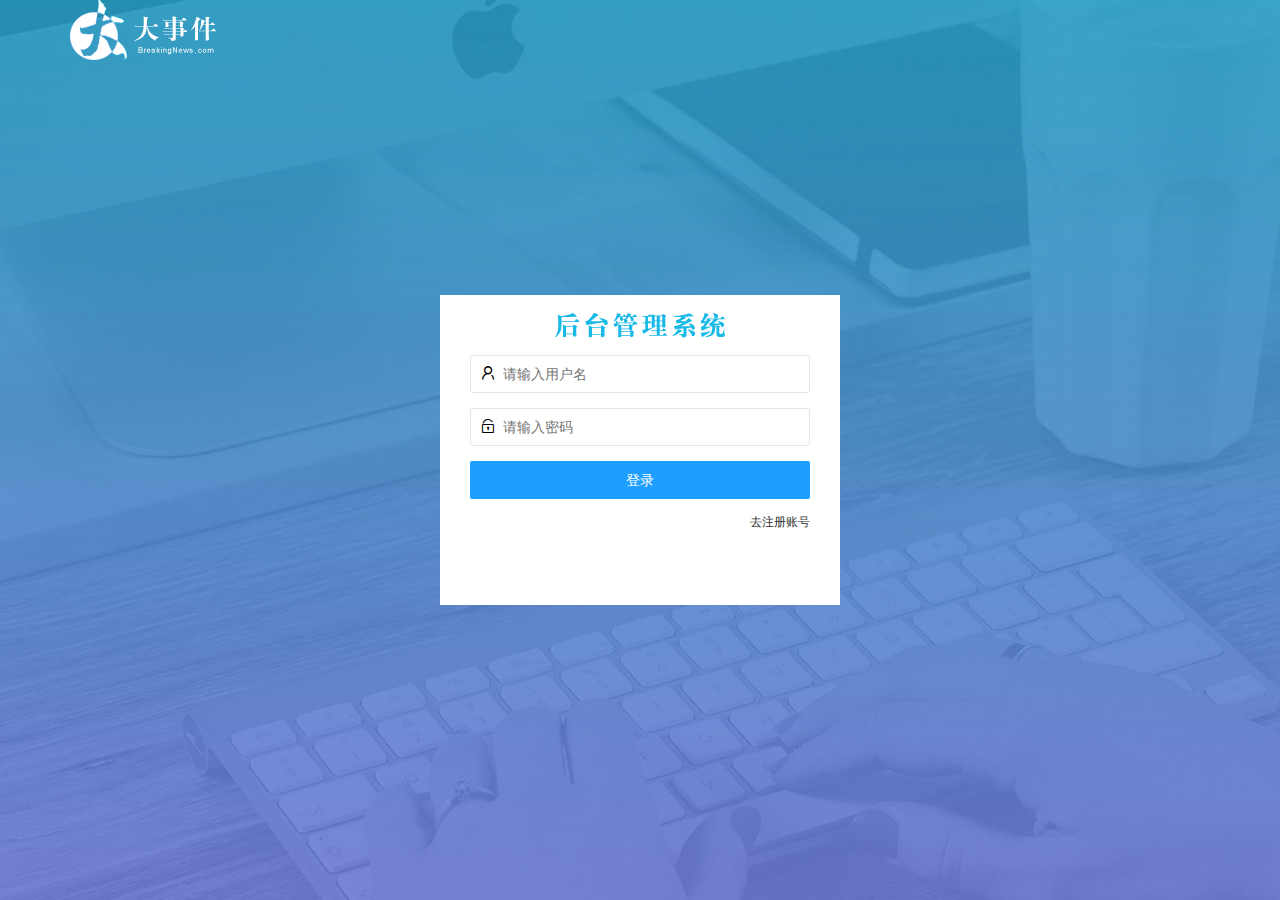
<file: login.html>
<!DOCTYPE html>
<html lang="en">
  <head>
    <meta charset="UTF-8" />
    <meta http-equiv="X-UA-Compatible" content="IE=edge" />
    <meta name="viewport" content="width=device-width, initial-scale=1.0" />
    <title>大事件-登录/注册</title>

    <!-- 导入 LayUI 的样式 -->
    <link rel="stylesheet" href="/assets/lib/layui/css/layui.css" />
    <!-- 导入自己的样式表 -->
    <link rel="stylesheet" href="/assets/css/login.css" />
  </head>
  <body>
    <!-- 头部的 Logo 区域 -->
    <div class="layui-main">
      <img src="/assets/images/logo.png" alt="" />
    </div>

    <!-- 登录注册区域 -->
    <div class="loginAndRegBox">
      <div class="title-box"></div>

      <!-- 登录盒子 -->
      <div class="login-box">
        <!-- 登录的表单 -->
        <form class="layui-form" action="" id="form_login">
          <!-- 用户名 -->
          <div class="layui-form-item">
            <i class="layui-icon layui-icon-username"></i>
            <input
              type="text"
              name="username"
              required
              lay-verify="required"
              placeholder="请输入用户名"
              autocomplete="off"
              class="layui-input"
            />
          </div>
          <!-- 密码 -->
          <div class="layui-form-item">
            <i class="layui-icon layui-icon-password"></i>
            <input
              type="password"
              name="password"
              required
              lay-verify="required|pwd"
              placeholder="请输入密码"
              autocomplete="off"
              class="layui-input"
            />
          </div>
          <!-- 登录按钮 -->
          <div class="layui-form-item">
            <!-- 注意：表单提交按钮和普通按钮的区别，就是 lay-submit 属性 -->
            <button
              class="layui-btn layui-btn-fluid layui-btn-normal"
              lay-submit
            >
              登录
            </button>
          </div>
          <div class="layui-form-item links">
            <a href="javascript:;" id="link_reg">去注册账号</a>
          </div>
        </form>
      </div>
      <!-- 注册盒子 -->
      <div class="reg-box">
        <form class="layui-form" action="" id="form_reg">
          <!-- 用户名 -->
          <div class="layui-form-item">
            <i class="layui-icon layui-icon-username"></i>
            <input
              type="text"
              name="username"
              required
              lay-verify="required"
              placeholder="请输入用户名"
              autocomplete="off"
              class="layui-input"
            />
          </div>
          <!-- 密码 -->
          <div class="layui-form-item">
            <i class="layui-icon layui-icon-password"></i>
            <input
              type="password"
              name="password"
              required
              lay-verify="required|pwd"
              placeholder="请输入密码"
              autocomplete="off"
              class="layui-input"
            />
          </div>
          <!-- 密码确认框 -->
          <div class="layui-form-item">
            <i class="layui-icon layui-icon-password"></i>
            <input
              type="password"
              name="repassword"
              required
              lay-verify="required|pwd|repwd"
              placeholder="再次确认密码"
              autocomplete="off"
              class="layui-input"
            />
          </div>
          <!-- 注册按钮 -->
          <div class="layui-form-item">
            <!-- 注意：表单提交按钮和普通按钮的区别，就是 lay-submit 属性 -->
            <button
              class="layui-btn layui-btn-fluid layui-btn-normal"
              lay-submit
            >
              注册
            </button>
          </div>
          <div class="layui-form-item links">
            <a href="javascript:;" id="link_login">去登录</a>
          </div>
        </form>
      </div>
    </div>
    <script src="./assets/lib/layui/layui.all.js"></script>
    <script src="/assets/lib/jquery.js"></script>
    <script src="./assets/js/baesAPI.js"></script>
    <script src="./assets/js/login.js"></script>
  </body>
</html>
</file>
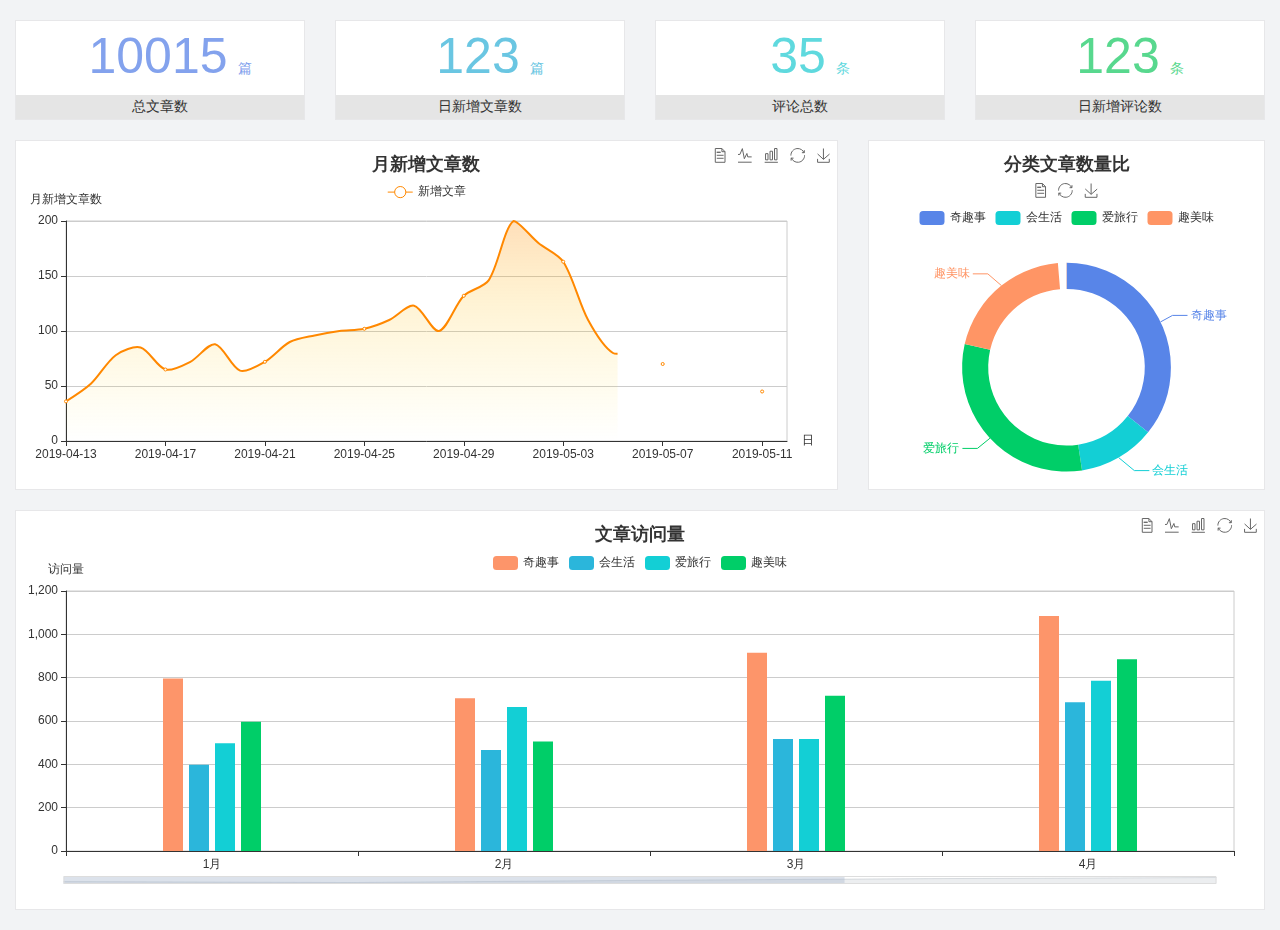
<file: home/dashboard.html>
<!DOCTYPE html>
<html lang="en">

<head>
  <meta charset="UTF-8">
  <meta name="viewport" content="width=device-width, initial-scale=1.0">
  <meta http-equiv="X-UA-Compatible" content="ie=edge">
  <title>图表统计</title>
  <link rel="stylesheet" href="../../assets/lib/bootstrap.css" />
  <link rel="stylesheet" href="../../assets/lib/main.css" />
  <script src="../../assets/lib/jquery.js"></script>
  <script type="text/javascript" src="../../assets/lib/echarts.min.js"></script>
</head>

<body>
  <div class="container-fluid">
    <div class="row spannel_list">
      <div class="col-sm-3 col-xs-6">
        <div class="spannel">
          <em>10015</em><span>篇</span>
          <b>总文章数</b>
        </div>
      </div>
      <div class="col-sm-3 col-xs-6">
        <div class="spannel scolor01">
          <em>123</em><span>篇</span>
          <b>日新增文章数</b>
        </div>
      </div>
      <div class="col-sm-3 col-xs-6">
        <div class="spannel scolor02">
          <em>35</em><span>条</span>
          <b>评论总数</b>
        </div>
      </div>
      <div class="col-sm-3 col-xs-6">
        <div class="spannel scolor03">
          <em>123</em><span>条</span>
          <b>日新增评论数</b>
        </div>
      </div>
    </div>
  </div>

  <div class="container-fluid">
    <div class="row curve-pie">
      <div class="col-lg-8 col-md-8">
        <div class="gragh_pannel" id="curve_show"></div>
      </div>
      <div class="col-lg-4 col-md-4">
        <div class="gragh_pannel" id="pie_show"></div>
      </div>
    </div>
  </div>

  <div class="container-fluid">
    <div class="column_pannel" id="column_show"></div>
  </div>

  <script>
    var oChart = echarts.init(document.getElementById('curve_show'));
    var aList_all = [
      { 'count': 36, 'date': '2019-04-13' },
      { 'count': 52, 'date': '2019-04-14' },
      { 'count': 78, 'date': '2019-04-15' },
      { 'count': 85, 'date': '2019-04-16' },
      { 'count': 65, 'date': '2019-04-17' },
      { 'count': 72, 'date': '2019-04-18' },
      { 'count': 88, 'date': '2019-04-19' },
      { 'count': 64, 'date': '2019-04-20' },
      { 'count': 72, 'date': '2019-04-21' },
      { 'count': 90, 'date': '2019-04-22' },
      { 'count': 96, 'date': '2019-04-23' },
      { 'count': 100, 'date': '2019-04-24' },
      { 'count': 102, 'date': '2019-04-25' },
      { 'count': 110, 'date': '2019-04-26' },
      { 'count': 123, 'date': '2019-04-27' },
      { 'count': 100, 'date': '2019-04-28' },
      { 'count': 132, 'date': '2019-04-29' },
      { 'count': 146, 'date': '2019-04-30' },
      { 'count': 200, 'date': '2019-05-01' },
      { 'count': 180, 'date': '2019-05-02' },
      { 'count': 163, 'date': '2019-05-03' },
      { 'count': 110, 'date': '2019-05-04' },
      { 'count': 80, 'date': '2019-05-05' },
      { 'count': 82, 'date': '2019-05-06' },
      { 'count': 70, 'date': '2019-05-07' },
      { 'count': 65, 'date': '2019-05-08' },
      { 'count': 54, 'date': '2019-05-09' },
      { 'count': 40, 'date': '2019-05-10' },
      { 'count': 45, 'date': '2019-05-11' },
      { 'count': 38, 'date': '2019-05-12' },
    ];

    let aCount = [];
    let aDate = [];

    for (var i = 0; i < aList_all.length; i++) {
      aCount.push(aList_all[i].count);
      aDate.push(aList_all[i].date);
    }

    var chartopt = {
      title: {
        text: '月新增文章数',
        left: 'center',
        top: '10'
      },
      tooltip: {
        trigger: 'axis'
      },
      legend: {
        data: ['新增文章'],
        top: '40'
      },
      toolbox: {
        show: true,
        feature: {
          mark: { show: true },
          dataView: { show: true, readOnly: false },
          magicType: { show: true, type: ['line', 'bar'] },
          restore: { show: true },
          saveAsImage: { show: true }
        }
      },
      calculable: true,
      xAxis: [
        {
          name: '日',
          type: 'category',
          boundaryGap: false,
          data: aDate
        }
      ],
      yAxis: [
        {
          name: '月新增文章数',
          type: 'value'
        }
      ],
      series: [
        {
          name: '新增文章',
          type: 'line',
          smooth: true,
          itemStyle: { normal: { areaStyle: { type: 'default' }, color: '#f80' }, lineStyle: { color: '#f80' } },
          data: aCount
        }],
      areaStyle: {
        normal: {
          color: new echarts.graphic.LinearGradient(0, 0, 0, 1, [{
            offset: 0,
            color: 'rgba(255,136,0,0.39)'
          }, {
            offset: .34,
            color: 'rgba(255,180,0,0.25)'
          }, {
            offset: 1,
            color: 'rgba(255,222,0,0.00)'
          }])

        }
      },
      grid: {
        show: true,
        x: 50,
        x2: 50,
        y: 80,
        height: 220
      }
    };

    oChart.setOption(chartopt);


    var oPie = echarts.init(document.getElementById('pie_show'));
    var oPieopt =
    {
      title: {
        top: 10,
        text: '分类文章数量比',
        x: 'center'
      },
      tooltip: {
        trigger: 'item',
        formatter: "{a} <br/>{b} : {c} ({d}%)"
      },
      color: ['#5885e8', '#13cfd5', '#00ce68', '#ff9565'],
      legend: {
        x: 'center',
        top: 65,
        data: ['奇趣事', '会生活', '爱旅行', '趣美味']
      },
      toolbox: {
        show: true,
        x: 'center',
        top: 35,
        feature: {
          mark: { show: true },
          dataView: { show: true, readOnly: false },
          magicType: {
            show: true,
            type: ['pie', 'funnel'],
            option: {
              funnel: {
                x: '25%',
                width: '50%',
                funnelAlign: 'left',
                max: 1548
              }
            }
          },
          restore: { show: true },
          saveAsImage: { show: true }
        }
      },
      calculable: true,
      series: [
        {
          name: '访问来源',
          type: 'pie',
          radius: ['45%', '60%'],
          center: ['50%', '65%'],
          data: [
            { value: 300, name: '奇趣事' },
            { value: 100, name: '会生活' },
            { value: 260, name: '爱旅行' },
            { value: 180, name: '趣美味' }
          ]
        }
      ]
    };
    oPie.setOption(oPieopt);



    var oColumn = this.echarts.init(document.getElementById('column_show'));
    var oColumnopt =
    {
      title: {
        text: '文章访问量',
        left: 'center',
        top: '10'
      },
      tooltip: {
        trigger: 'axis'
      },
      legend: {
        data: ['奇趣事', '会生活', '爱旅行', '趣美味'],
        top: '40'
      },
      toolbox: {
        show: true,
        feature: {
          mark: { show: true },
          dataView: { show: true, readOnly: false },
          magicType: { show: true, type: ['line', 'bar'] },
          restore: { show: true },
          saveAsImage: { show: true }
        }
      },
      calculable: true,
      xAxis: [
        {
          type: 'category',
          data: ['1月', '2月', '3月', '4月', '5月']
        }
      ],
      yAxis: [
        {
          name: '访问量',
          type: 'value'
        }
      ],
      series: [
        {
          name: '奇趣事',
          type: 'bar',
          barWidth: 20,
          itemStyle: {
            normal: { areaStyle: { type: 'default' }, color: '#fd956a' }
          },
          data: [800, 708, 920, 1090, 1200]
        },
        {
          name: '会生活',
          type: 'bar',
          barWidth: 20,
          itemStyle: {
            normal: { areaStyle: { type: 'default' }, color: '#2bb6db' }
          },
          data: [400, 468, 520, 690, 800]
        },
        {
          name: '爱旅行',
          type: 'bar',
          barWidth: 20,
          itemStyle: {
            normal: { areaStyle: { type: 'default' }, color: '#13cfd5' }
          },
          data: [500, 668, 520, 790, 900]
        },
        {
          name: '趣美味',
          type: 'bar',
          barWidth: 20,
          itemStyle: {
            normal: { areaStyle: { type: 'default' }, color: '#00ce68' }
          },
          data: [600, 508, 720, 890, 1000]
        }
      ],
      grid: {
        show: true,
        x: 50,
        x2: 30,
        y: 80,
        height: 260
      },
      dataZoom: [//给x轴设置滚动条
        {
          start: 0,//默认为0
          end: 100 - 1000 / 31,//默认为100
          type: 'slider',
          show: true,
          xAxisIndex: [0],
          handleSize: 0,//滑动条的 左右2个滑动条的大小
          height: 8,//组件高度
          left: 45, //左边的距离
          right: 50,//右边的距离
          bottom: 26,//右边的距离
          handleColor: '#ddd',//h滑动图标的颜色
          handleStyle: {
            borderColor: "#cacaca",
            borderWidth: "1",
            shadowBlur: 2,
            background: "#ddd",
            shadowColor: "#ddd",
          }
        }]
    };
    oColumn.setOption(oColumnopt);
  </script>
</body>

</html>
</file>
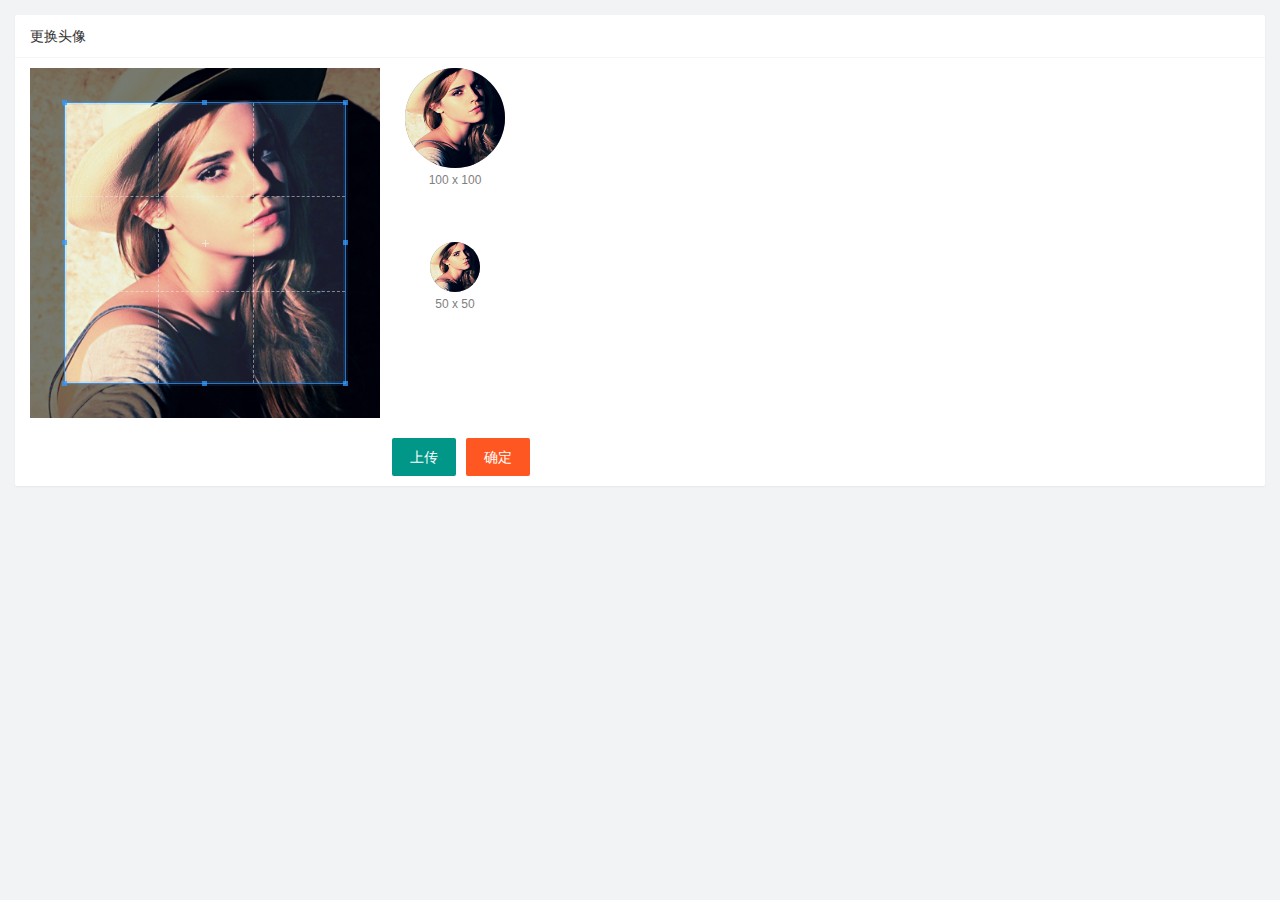
<file: user/user_avatar.html>
<!DOCTYPE html>
<html lang="en">
  <head>
    <meta charset="UTF-8" />
    <meta name="viewport" content="width=device-width, initial-scale=1.0" />
    <title>Document</title>
    <link rel="stylesheet" href="/assets/lib/layui/css/layui.css" />
    <link rel="stylesheet" href="/assets/css/user/user_avatar.css" />
    <link rel="stylesheet" href="/assets/lib/cropper/cropper.css " />
  </head>
  <body>
    <!-- 卡片区域 -->
    <div class="layui-card">
      <div class="layui-card-header">更换头像</div>
      <div class="layui-card-body">
        <!-- 第一行的图片裁剪和预览区域 -->
        <div class="row1">
          <!-- 图片裁剪区域 -->
          <div class="cropper-box">
            <!-- 这个 img 标签很重要，将来会把它初始化为裁剪区域 -->
            <img id="image" src="/assets/images/sample.jpg" />
          </div>
          <!-- 图片的预览区域 -->
          <div class="preview-box">
            <div>
              <!-- 宽高为 100px 的预览区域 -->
              <div class="img-preview w100"></div>
              <p class="size">100 x 100</p>
            </div>
            <div>
              <!-- 宽高为 50px 的预览区域 -->
              <div class="img-preview w50"></div>
              <p class="size">50 x 50</p>
            </div>
          </div>
        </div>

        <div class="row2">
          <input type="file" id="file" accept="image/*" />
          <button type="button" class="layui-btn" id="chooseImg">上传</button>
          <button
            type="button"
            class="layui-btn layui-btn-danger"
            id="btnUpload"
          >
            确定
          </button>
        </div>
      </div>
    </div>
    <script src="/assets/lib/jquery.js"></script>
    <script src="/assets/lib/layui/layui.all.js"></script>
    <script src="/assets/lib/cropper/Cropper.js"></script>
    <script src="/assets/lib/cropper/jquery-cropper.js"></script>
    <script src="/assets/js/baesAPI.js"></script>
    <script src="/assets/js/user/user_avatar.js"></script>
  </body>
</html>
</file>
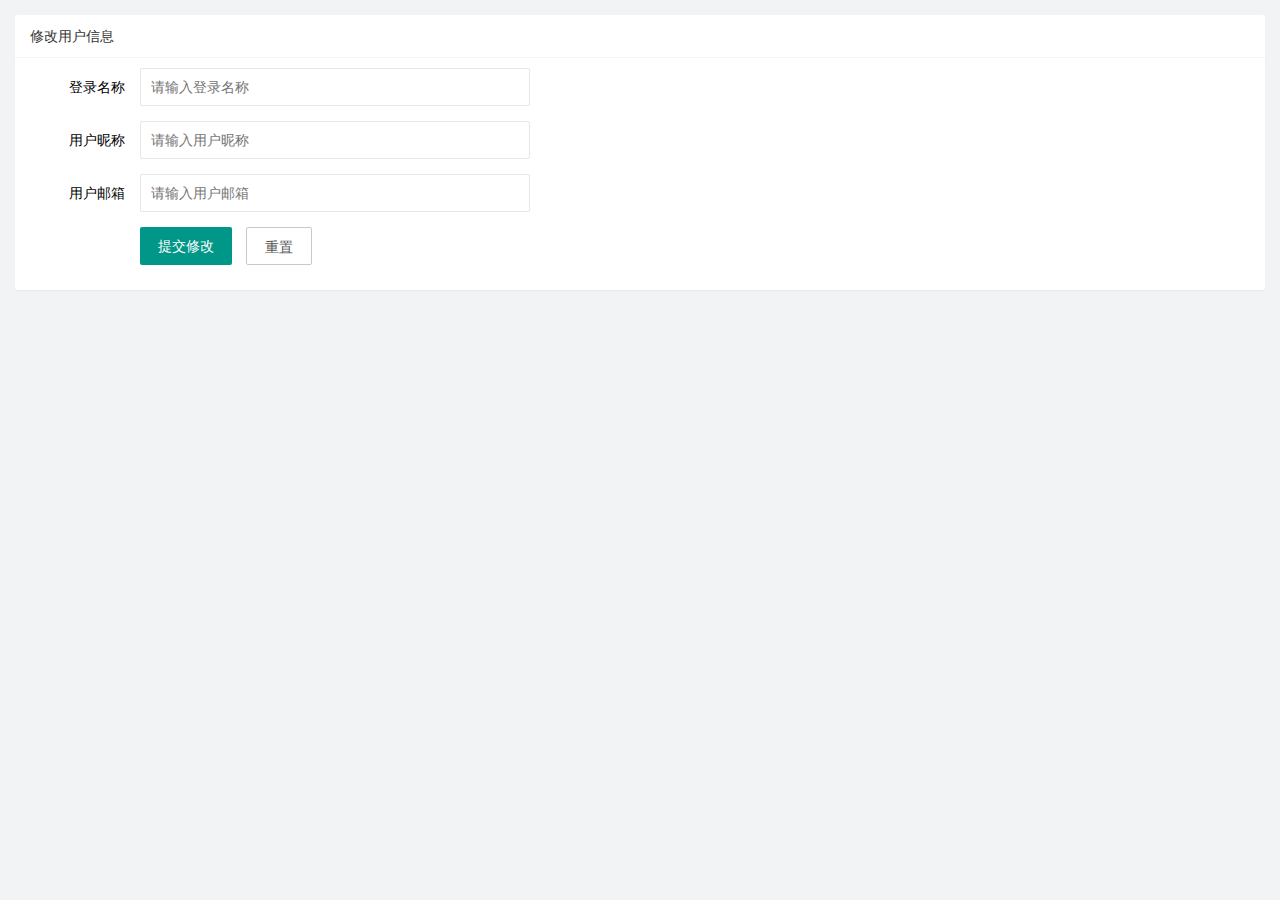
<file: user/user_info.html>
<!DOCTYPE html>
<html lang="en">
  <head>
    <meta charset="UTF-8" />
    <meta name="viewport" content="width=device-width, initial-scale=1.0" />
    <title>Document</title>
    <!-- 导入 layui 的样式 -->
    <link rel="stylesheet" href="/assets/lib/layui/css/layui.css" />
    <!-- 导入自己的样式 -->
    <link rel="stylesheet" href="/assets/css/user/user_info.css" />
  </head>
  <body>
    <!-- 卡片区域 -->
    <div class="layui-card">
      <div class="layui-card-header">修改用户信息</div>
      <div class="layui-card-body">
        <form class="layui-form" action="" lay-filter="formUserInfo">
          <div class="layui-form-item">
            <label class="layui-form-label">登录名称</label>
            <div class="layui-input-block">
              <input type="hidden" name="id" />
              <input
                type="text"
                name="username"
                required
                lay-verify="required"
                placeholder="请输入登录名称"
                autocomplete="off"
                class="layui-input"
                readonly
              />
            </div>
          </div>
          <div class="layui-form-item">
            <label class="layui-form-label">用户昵称</label>
            <div class="layui-input-block">
              <input
                type="text"
                name="nickname"
                required
                lay-verify="required|nickname"
                placeholder="请输入用户昵称"
                autocomplete="off"
                class="layui-input"
              />
            </div>
          </div>
          <div class="layui-form-item">
            <label class="layui-form-label">用户邮箱</label>
            <div class="layui-input-block">
              <input
                type="text"
                name="email"
                required
                lay-verify="required|email"
                placeholder="请输入用户邮箱"
                autocomplete="off"
                class="layui-input"
              />
            </div>
          </div>
          <div class="layui-form-item">
            <div class="layui-input-block">
              <button class="layui-btn" lay-submit lay-filter="formDemo">
                提交修改
              </button>
              <button
                type="reset"
                class="layui-btn layui-btn-primary"
                id="btnReset"
              >
                重置
              </button>
            </div>
          </div>
        </form>
      </div>
    </div>
    <!-- 导入 layui 的 js -->
    <script src="/assets/lib/layui/layui.all.js"></script>
    <!-- 导入 jquery -->
    <script src="/assets/lib/jquery.js"></script>
    <script src="/assets/js/baesAPI.js"></script>
    <!-- 导入自己的 js -->
    <script src="/assets/js/user/user_info.js"></script>
  </body>
</html>
</file>
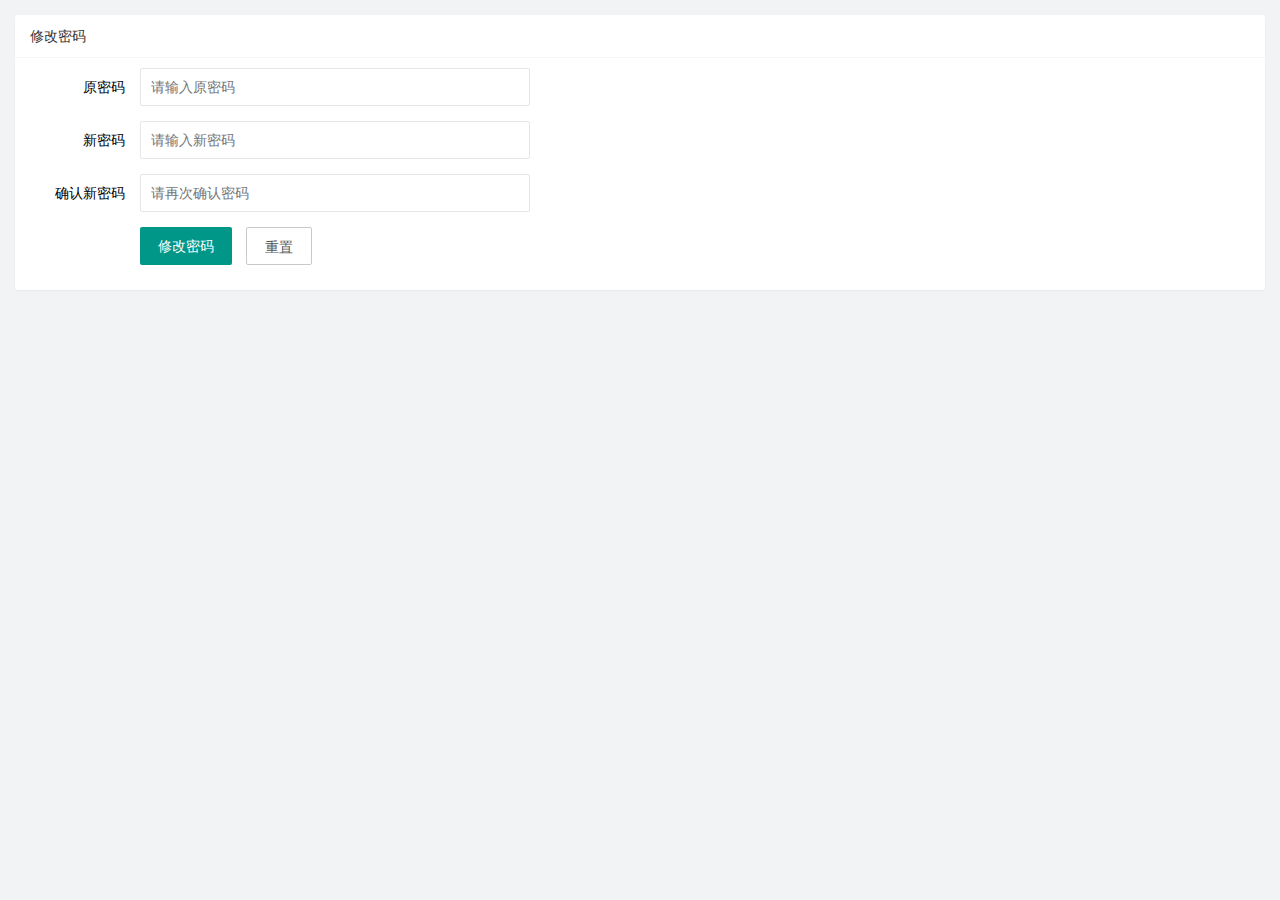
<file: user/user_pwd.html>
<!DOCTYPE html>
<html lang="en">
  <head>
    <meta charset="UTF-8" />
    <meta name="viewport" content="width=device-width, initial-scale=1.0" />
    <title>Document</title>
    <link rel="stylesheet" href="/assets/lib/layui/css/layui.css" />
    <link rel="stylesheet" href="/assets/css/user/user_pwd.css" />
  </head>
  <body>
    <!-- 卡片区域 -->
    <div class="layui-card">
      <div class="layui-card-header">修改密码</div>
      <div class="layui-card-body">
        <form class="layui-form">
          <div class="layui-form-item">
            <label class="layui-form-label">原密码</label>
            <div class="layui-input-block">
              <input
                type="password"
                name="oldPwd"
                required
                lay-verify="required|pwd"
                placeholder="请输入原密码"
                autocomplete="off"
                class="layui-input"
              />
            </div>
          </div>
          <div class="layui-form-item">
            <label class="layui-form-label">新密码</label>
            <div class="layui-input-block">
              <input
                type="password"
                name="newPwd"
                required
                lay-verify="required|pwd|somPwd"
                placeholder="请输入新密码"
                autocomplete="off"
                class="layui-input"
              />
            </div>
          </div>
          <div class="layui-form-item">
            <label class="layui-form-label">确认新密码</label>
            <div class="layui-input-block">
              <input
                type="password"
                name="rePwd"
                required
                lay-verify="required|pwd|rePwd"
                placeholder="请再次确认密码"
                autocomplete="off"
                class="layui-input"
              />
            </div>
          </div>
          <div class="layui-form-item">
            <div class="layui-input-block">
              <button class="layui-btn" lay-submit lay-filter="formDemo">
                修改密码
              </button>
              <button type="reset" class="layui-btn layui-btn-primary">
                重置
              </button>
            </div>
          </div>
        </form>
      </div>
    </div>
    <!-- 导入 layui 的 js -->
    <script src="/assets/lib/layui/layui.all.js"></script>
    <!-- 导入 jQuery -->
    <script src="/assets/lib/jquery.js"></script>
    <!-- 导入 baseAPI --> 
    <script src="/assets/js/baesAPI.js"></script>
    <!-- 导入自己的 js -->
    <script src="/assets/js/user/user_pwd.js"></script>
  </body>
</html>
</file>
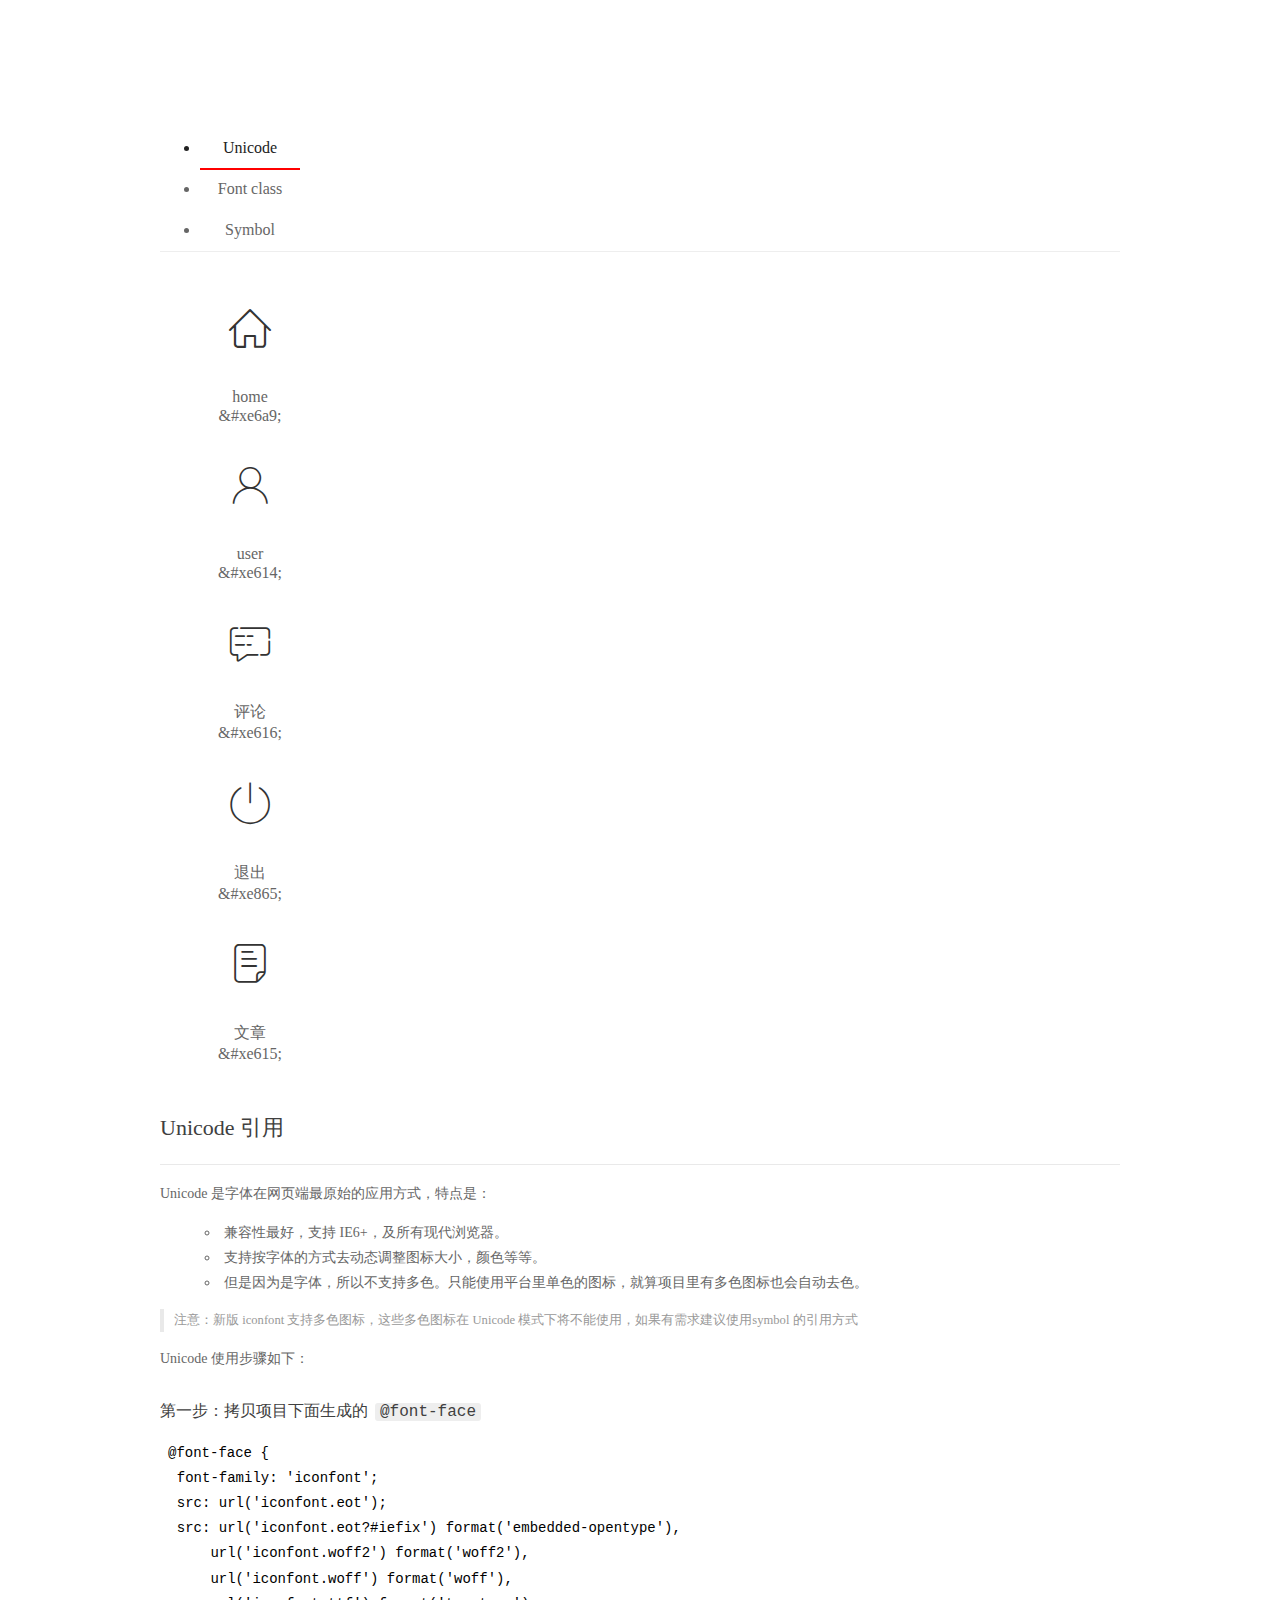
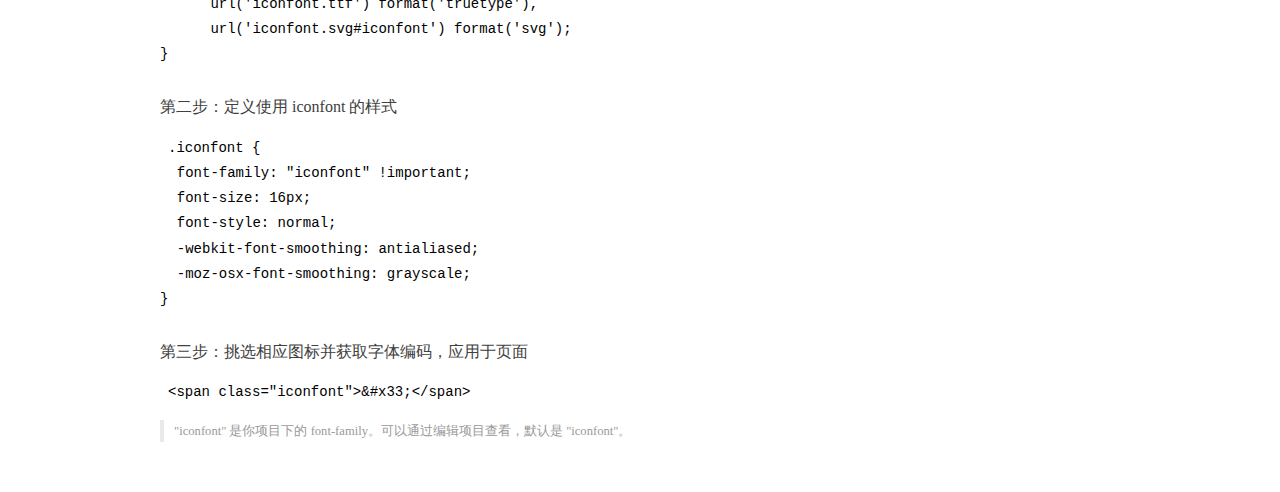
<file: assets/fonts/demo_index.html>
<!DOCTYPE html>
<html>
<head>
  <meta charset="utf-8"/>
  <title>IconFont Demo</title>
  <link rel="shortcut icon" href="https://gtms04.alicdn.com/tps/i4/TB1_oz6GVXXXXaFXpXXJDFnIXXX-64-64.ico" type="image/x-icon"/>
  <link rel="stylesheet" href="https://g.alicdn.com/thx/cube/1.3.2/cube.min.css">
  <link rel="stylesheet" href="demo.css">
  <link rel="stylesheet" href="iconfont.css">
  <script src="iconfont.js"></script>
  <!-- jQuery -->
  <script src="https://a1.alicdn.com/oss/uploads/2018/12/26/7bfddb60-08e8-11e9-9b04-53e73bb6408b.js"></script>
  <!-- 代码高亮 -->
  <script src="https://a1.alicdn.com/oss/uploads/2018/12/26/a3f714d0-08e6-11e9-8a15-ebf944d7534c.js"></script>
</head>
<body>
  <div class="main">
    <h1 class="logo"><a href="https://www.iconfont.cn/" title="iconfont 首页" target="_blank">&#xe86b;</a></h1>
    <div class="nav-tabs">
      <ul id="tabs" class="dib-box">
        <li class="dib active"><span>Unicode</span></li>
        <li class="dib"><span>Font class</span></li>
        <li class="dib"><span>Symbol</span></li>
      </ul>
      
    </div>
    <div class="tab-container">
      <div class="content unicode" style="display: block;">
          <ul class="icon_lists dib-box">
          
            <li class="dib">
              <span class="icon iconfont">&#xe6a9;</span>
                <div class="name">home</div>
                <div class="code-name">&amp;#xe6a9;</div>
              </li>
          
            <li class="dib">
              <span class="icon iconfont">&#xe614;</span>
                <div class="name">user</div>
                <div class="code-name">&amp;#xe614;</div>
              </li>
          
            <li class="dib">
              <span class="icon iconfont">&#xe616;</span>
                <div class="name">评论</div>
                <div class="code-name">&amp;#xe616;</div>
              </li>
          
            <li class="dib">
              <span class="icon iconfont">&#xe865;</span>
                <div class="name">退出</div>
                <div class="code-name">&amp;#xe865;</div>
              </li>
          
            <li class="dib">
              <span class="icon iconfont">&#xe615;</span>
                <div class="name">文章</div>
                <div class="code-name">&amp;#xe615;</div>
              </li>
          
          </ul>
          <div class="article markdown">
          <h2 id="unicode-">Unicode 引用</h2>
          <hr>

          <p>Unicode 是字体在网页端最原始的应用方式，特点是：</p>
          <ul>
            <li>兼容性最好，支持 IE6+，及所有现代浏览器。</li>
            <li>支持按字体的方式去动态调整图标大小，颜色等等。</li>
            <li>但是因为是字体，所以不支持多色。只能使用平台里单色的图标，就算项目里有多色图标也会自动去色。</li>
          </ul>
          <blockquote>
            <p>注意：新版 iconfont 支持多色图标，这些多色图标在 Unicode 模式下将不能使用，如果有需求建议使用symbol 的引用方式</p>
          </blockquote>
          <p>Unicode 使用步骤如下：</p>
          <h3 id="-font-face">第一步：拷贝项目下面生成的 <code>@font-face</code></h3>
<pre><code class="language-css"
>@font-face {
  font-family: 'iconfont';
  src: url('iconfont.eot');
  src: url('iconfont.eot?#iefix') format('embedded-opentype'),
      url('iconfont.woff2') format('woff2'),
      url('iconfont.woff') format('woff'),
      url('iconfont.ttf') format('truetype'),
      url('iconfont.svg#iconfont') format('svg');
}
</code></pre>
          <h3 id="-iconfont-">第二步：定义使用 iconfont 的样式</h3>
<pre><code class="language-css"
>.iconfont {
  font-family: "iconfont" !important;
  font-size: 16px;
  font-style: normal;
  -webkit-font-smoothing: antialiased;
  -moz-osx-font-smoothing: grayscale;
}
</code></pre>
          <h3 id="-">第三步：挑选相应图标并获取字体编码，应用于页面</h3>
<pre>
<code class="language-html"
>&lt;span class="iconfont"&gt;&amp;#x33;&lt;/span&gt;
</code></pre>
          <blockquote>
            <p>"iconfont" 是你项目下的 font-family。可以通过编辑项目查看，默认是 "iconfont"。</p>
          </blockquote>
          </div>
      </div>
      <div class="content font-class">
        <ul class="icon_lists dib-box">
          
          <li class="dib">
            <span class="icon iconfont icon-home"></span>
            <div class="name">
              home
            </div>
            <div class="code-name">.icon-home
            </div>
          </li>
          
          <li class="dib">
            <span class="icon iconfont icon-user"></span>
            <div class="name">
              user
            </div>
            <div class="code-name">.icon-user
            </div>
          </li>
          
          <li class="dib">
            <span class="icon iconfont icon-pinglun"></span>
            <div class="name">
              评论
            </div>
            <div class="code-name">.icon-pinglun
            </div>
          </li>
          
          <li class="dib">
            <span class="icon iconfont icon-tuichu"></span>
            <div class="name">
              退出
            </div>
            <div class="code-name">.icon-tuichu
            </div>
          </li>
          
          <li class="dib">
            <span class="icon iconfont icon-16"></span>
            <div class="name">
              文章
            </div>
            <div class="code-name">.icon-16
            </div>
          </li>
          
        </ul>
        <div class="article markdown">
        <h2 id="font-class-">font-class 引用</h2>
        <hr>

        <p>font-class 是 Unicode 使用方式的一种变种，主要是解决 Unicode 书写不直观，语意不明确的问题。</p>
        <p>与 Unicode 使用方式相比，具有如下特点：</p>
        <ul>
          <li>兼容性良好，支持 IE8+，及所有现代浏览器。</li>
          <li>相比于 Unicode 语意明确，书写更直观。可以很容易分辨这个 icon 是什么。</li>
          <li>因为使用 class 来定义图标，所以当要替换图标时，只需要修改 class 里面的 Unicode 引用。</li>
          <li>不过因为本质上还是使用的字体，所以多色图标还是不支持的。</li>
        </ul>
        <p>使用步骤如下：</p>
        <h3 id="-fontclass-">第一步：引入项目下面生成的 fontclass 代码：</h3>
<pre><code class="language-html">&lt;link rel="stylesheet" href="./iconfont.css"&gt;
</code></pre>
        <h3 id="-">第二步：挑选相应图标并获取类名，应用于页面：</h3>
<pre><code class="language-html">&lt;span class="iconfont icon-xxx"&gt;&lt;/span&gt;
</code></pre>
        <blockquote>
          <p>"
            iconfont" 是你项目下的 font-family。可以通过编辑项目查看，默认是 "iconfont"。</p>
        </blockquote>
      </div>
      </div>
      <div class="content symbol">
          <ul class="icon_lists dib-box">
          
            <li class="dib">
                <svg class="icon svg-icon" aria-hidden="true">
                  <use xlink:href="#icon-home"></use>
                </svg>
                <div class="name">home</div>
                <div class="code-name">#icon-home</div>
            </li>
          
            <li class="dib">
                <svg class="icon svg-icon" aria-hidden="true">
                  <use xlink:href="#icon-user"></use>
                </svg>
                <div class="name">user</div>
                <div class="code-name">#icon-user</div>
            </li>
          
            <li class="dib">
                <svg class="icon svg-icon" aria-hidden="true">
                  <use xlink:href="#icon-pinglun"></use>
                </svg>
                <div class="name">评论</div>
                <div class="code-name">#icon-pinglun</div>
            </li>
          
            <li class="dib">
                <svg class="icon svg-icon" aria-hidden="true">
                  <use xlink:href="#icon-tuichu"></use>
                </svg>
                <div class="name">退出</div>
                <div class="code-name">#icon-tuichu</div>
            </li>
          
            <li class="dib">
                <svg class="icon svg-icon" aria-hidden="true">
                  <use xlink:href="#icon-16"></use>
                </svg>
                <div class="name">文章</div>
                <div class="code-name">#icon-16</div>
            </li>
          
          </ul>
          <div class="article markdown">
          <h2 id="symbol-">Symbol 引用</h2>
          <hr>

          <p>这是一种全新的使用方式，应该说这才是未来的主流，也是平台目前推荐的用法。相关介绍可以参考这篇<a href="">文章</a>
            这种用法其实是做了一个 SVG 的集合，与另外两种相比具有如下特点：</p>
          <ul>
            <li>支持多色图标了，不再受单色限制。</li>
            <li>通过一些技巧，支持像字体那样，通过 <code>font-size</code>, <code>color</code> 来调整样式。</li>
            <li>兼容性较差，支持 IE9+，及现代浏览器。</li>
            <li>浏览器渲染 SVG 的性能一般，还不如 png。</li>
          </ul>
          <p>使用步骤如下：</p>
          <h3 id="-symbol-">第一步：引入项目下面生成的 symbol 代码：</h3>
<pre><code class="language-html">&lt;script src="./iconfont.js"&gt;&lt;/script&gt;
</code></pre>
          <h3 id="-css-">第二步：加入通用 CSS 代码（引入一次就行）：</h3>
<pre><code class="language-html">&lt;style&gt;
.icon {
  width: 1em;
  height: 1em;
  vertical-align: -0.15em;
  fill: currentColor;
  overflow: hidden;
}
&lt;/style&gt;
</code></pre>
          <h3 id="-">第三步：挑选相应图标并获取类名，应用于页面：</h3>
<pre><code class="language-html">&lt;svg class="icon" aria-hidden="true"&gt;
  &lt;use xlink:href="#icon-xxx"&gt;&lt;/use&gt;
&lt;/svg&gt;
</code></pre>
          </div>
      </div>

    </div>
  </div>
  <script>
  $(document).ready(function () {
      $('.tab-container .content:first').show()

      $('#tabs li').click(function (e) {
        var tabContent = $('.tab-container .content')
        var index = $(this).index()

        if ($(this).hasClass('active')) {
          return
        } else {
          $('#tabs li').removeClass('active')
          $(this).addClass('active')

          tabContent.hide().eq(index).fadeIn()
        }
      })
    })
  </script>
</body>
</html>
</file>
<file: assets/lib/layui/css/layui.css>
/** layui-v2.5.5 MIT License By https://www.layui.com */
 .layui-inline,img{display:inline-block;vertical-align:middle}h1,h2,h3,h4,h5,h6{font-weight:400}.layui-edge,.layui-header,.layui-inline,.layui-main{position:relative}.layui-body,.layui-edge,.layui-elip{overflow:hidden}.layui-btn,.layui-edge,.layui-inline,img{vertical-align:middle}.layui-btn,.layui-disabled,.layui-icon,.layui-unselect{-moz-user-select:none;-webkit-user-select:none;-ms-user-select:none}.layui-elip,.layui-form-checkbox span,.layui-form-pane .layui-form-label{text-overflow:ellipsis;white-space:nowrap}.layui-breadcrumb,.layui-tree-btnGroup{visibility:hidden}blockquote,body,button,dd,div,dl,dt,form,h1,h2,h3,h4,h5,h6,input,li,ol,p,pre,td,textarea,th,ul{margin:0;padding:0;-webkit-tap-highlight-color:rgba(0,0,0,0)}a:active,a:hover{outline:0}img{border:none}li{list-style:none}table{border-collapse:collapse;border-spacing:0}h4,h5,h6{font-size:100%}button,input,optgroup,option,select,textarea{font-family:inherit;font-size:inherit;font-style:inherit;font-weight:inherit;outline:0}pre{white-space:pre-wrap;white-space:-moz-pre-wrap;white-space:-pre-wrap;white-space:-o-pre-wrap;word-wrap:break-word}body{line-height:24px;font:14px Helvetica Neue,Helvetica,PingFang SC,Tahoma,Arial,sans-serif}hr{height:1px;margin:10px 0;border:0;clear:both}a{color:#333;text-decoration:none}a:hover{color:#777}a cite{font-style:normal;*cursor:pointer}.layui-border-box,.layui-border-box *{box-sizing:border-box}.layui-box,.layui-box *{box-sizing:content-box}.layui-clear{clear:both;*zoom:1}.layui-clear:after{content:'\20';clear:both;*zoom:1;display:block;height:0}.layui-inline{*display:inline;*zoom:1}.layui-edge{display:inline-block;width:0;height:0;border-width:6px;border-style:dashed;border-color:transparent}.layui-edge-top{top:-4px;border-bottom-color:#999;border-bottom-style:solid}.layui-edge-right{border-left-color:#999;border-left-style:solid}.layui-edge-bottom{top:2px;border-top-color:#999;border-top-style:solid}.layui-edge-left{border-right-color:#999;border-right-style:solid}.layui-disabled,.layui-disabled:hover{color:#d2d2d2!important;cursor:not-allowed!important}.layui-circle{border-radius:100%}.layui-show{display:block!important}.layui-hide{display:none!important}@font-face{font-family:layui-icon;src:url(../font/iconfont.eot?v=250);src:url(../font/iconfont.eot?v=250#iefix) format('embedded-opentype'),url(../font/iconfont.woff2?v=250) format('woff2'),url(../font/iconfont.woff?v=250) format('woff'),url(../font/iconfont.ttf?v=250) format('truetype'),url(../font/iconfont.svg?v=250#layui-icon) format('svg')}.layui-icon{font-family:layui-icon!important;font-size:16px;font-style:normal;-webkit-font-smoothing:antialiased;-moz-osx-font-smoothing:grayscale}.layui-icon-reply-fill:before{content:"\e611"}.layui-icon-set-fill:before{content:"\e614"}.layui-icon-menu-fill:before{content:"\e60f"}.layui-icon-search:before{content:"\e615"}.layui-icon-share:before{content:"\e641"}.layui-icon-set-sm:before{content:"\e620"}.layui-icon-engine:before{content:"\e628"}.layui-icon-close:before{content:"\1006"}.layui-icon-close-fill:before{content:"\1007"}.layui-icon-chart-screen:before{content:"\e629"}.layui-icon-star:before{content:"\e600"}.layui-icon-circle-dot:before{content:"\e617"}.layui-icon-chat:before{content:"\e606"}.layui-icon-release:before{content:"\e609"}.layui-icon-list:before{content:"\e60a"}.layui-icon-chart:before{content:"\e62c"}.layui-icon-ok-circle:before{content:"\1005"}.layui-icon-layim-theme:before{content:"\e61b"}.layui-icon-table:before{content:"\e62d"}.layui-icon-right:before{content:"\e602"}.layui-icon-left:before{content:"\e603"}.layui-icon-cart-simple:before{content:"\e698"}.layui-icon-face-cry:before{content:"\e69c"}.layui-icon-face-smile:before{content:"\e6af"}.layui-icon-survey:before{content:"\e6b2"}.layui-icon-tree:before{content:"\e62e"}.layui-icon-upload-circle:before{content:"\e62f"}.layui-icon-add-circle:before{content:"\e61f"}.layui-icon-download-circle:before{content:"\e601"}.layui-icon-templeate-1:before{content:"\e630"}.layui-icon-util:before{content:"\e631"}.layui-icon-face-surprised:before{content:"\e664"}.layui-icon-edit:before{content:"\e642"}.layui-icon-speaker:before{content:"\e645"}.layui-icon-down:before{content:"\e61a"}.layui-icon-file:before{content:"\e621"}.layui-icon-layouts:before{content:"\e632"}.layui-icon-rate-half:before{content:"\e6c9"}.layui-icon-add-circle-fine:before{content:"\e608"}.layui-icon-prev-circle:before{content:"\e633"}.layui-icon-read:before{content:"\e705"}.layui-icon-404:before{content:"\e61c"}.layui-icon-carousel:before{content:"\e634"}.layui-icon-help:before{content:"\e607"}.layui-icon-code-circle:before{content:"\e635"}.layui-icon-water:before{content:"\e636"}.layui-icon-username:before{content:"\e66f"}.layui-icon-find-fill:before{content:"\e670"}.layui-icon-about:before{content:"\e60b"}.layui-icon-location:before{content:"\e715"}.layui-icon-up:before{content:"\e619"}.layui-icon-pause:before{content:"\e651"}.layui-icon-date:before{content:"\e637"}.layui-icon-layim-uploadfile:before{content:"\e61d"}.layui-icon-delete:before{content:"\e640"}.layui-icon-play:before{content:"\e652"}.layui-icon-top:before{content:"\e604"}.layui-icon-friends:before{content:"\e612"}.layui-icon-refresh-3:before{content:"\e9aa"}.layui-icon-ok:before{content:"\e605"}.layui-icon-layer:before{content:"\e638"}.layui-icon-face-smile-fine:before{content:"\e60c"}.layui-icon-dollar:before{content:"\e659"}.layui-icon-group:before{content:"\e613"}.layui-icon-layim-download:before{content:"\e61e"}.layui-icon-picture-fine:before{content:"\e60d"}.layui-icon-link:before{content:"\e64c"}.layui-icon-diamond:before{content:"\e735"}.layui-icon-log:before{content:"\e60e"}.layui-icon-rate-solid:before{content:"\e67a"}.layui-icon-fonts-del:before{content:"\e64f"}.layui-icon-unlink:before{content:"\e64d"}.layui-icon-fonts-clear:before{content:"\e639"}.layui-icon-triangle-r:before{content:"\e623"}.layui-icon-circle:before{content:"\e63f"}.layui-icon-radio:before{content:"\e643"}.layui-icon-align-center:before{content:"\e647"}.layui-icon-align-right:before{content:"\e648"}.layui-icon-align-left:before{content:"\e649"}.layui-icon-loading-1:before{content:"\e63e"}.layui-icon-return:before{content:"\e65c"}.layui-icon-fonts-strong:before{content:"\e62b"}.layui-icon-upload:before{content:"\e67c"}.layui-icon-dialogue:before{content:"\e63a"}.layui-icon-video:before{content:"\e6ed"}.layui-icon-headset:before{content:"\e6fc"}.layui-icon-cellphone-fine:before{content:"\e63b"}.layui-icon-add-1:before{content:"\e654"}.layui-icon-face-smile-b:before{content:"\e650"}.layui-icon-fonts-html:before{content:"\e64b"}.layui-icon-form:before{content:"\e63c"}.layui-icon-cart:before{content:"\e657"}.layui-icon-camera-fill:before{content:"\e65d"}.layui-icon-tabs:before{content:"\e62a"}.layui-icon-fonts-code:before{content:"\e64e"}.layui-icon-fire:before{content:"\e756"}.layui-icon-set:before{content:"\e716"}.layui-icon-fonts-u:before{content:"\e646"}.layui-icon-triangle-d:before{content:"\e625"}.layui-icon-tips:before{content:"\e702"}.layui-icon-picture:before{content:"\e64a"}.layui-icon-more-vertical:before{content:"\e671"}.layui-icon-flag:before{content:"\e66c"}.layui-icon-loading:before{content:"\e63d"}.layui-icon-fonts-i:before{content:"\e644"}.layui-icon-refresh-1:before{content:"\e666"}.layui-icon-rmb:before{content:"\e65e"}.layui-icon-home:before{content:"\e68e"}.layui-icon-user:before{content:"\e770"}.layui-icon-notice:before{content:"\e667"}.layui-icon-login-weibo:before{content:"\e675"}.layui-icon-voice:before{content:"\e688"}.layui-icon-upload-drag:before{content:"\e681"}.layui-icon-login-qq:before{content:"\e676"}.layui-icon-snowflake:before{content:"\e6b1"}.layui-icon-file-b:before{content:"\e655"}.layui-icon-template:before{content:"\e663"}.layui-icon-auz:before{content:"\e672"}.layui-icon-console:before{content:"\e665"}.layui-icon-app:before{content:"\e653"}.layui-icon-prev:before{content:"\e65a"}.layui-icon-website:before{content:"\e7ae"}.layui-icon-next:before{content:"\e65b"}.layui-icon-component:before{content:"\e857"}.layui-icon-more:before{content:"\e65f"}.layui-icon-login-wechat:before{content:"\e677"}.layui-icon-shrink-right:before{content:"\e668"}.layui-icon-spread-left:before{content:"\e66b"}.layui-icon-camera:before{content:"\e660"}.layui-icon-note:before{content:"\e66e"}.layui-icon-refresh:before{content:"\e669"}.layui-icon-female:before{content:"\e661"}.layui-icon-male:before{content:"\e662"}.layui-icon-password:before{content:"\e673"}.layui-icon-senior:before{content:"\e674"}.layui-icon-theme:before{content:"\e66a"}.layui-icon-tread:before{content:"\e6c5"}.layui-icon-praise:before{content:"\e6c6"}.layui-icon-star-fill:before{content:"\e658"}.layui-icon-rate:before{content:"\e67b"}.layui-icon-template-1:before{content:"\e656"}.layui-icon-vercode:before{content:"\e679"}.layui-icon-cellphone:before{content:"\e678"}.layui-icon-screen-full:before{content:"\e622"}.layui-icon-screen-restore:before{content:"\e758"}.layui-icon-cols:before{content:"\e610"}.layui-icon-export:before{content:"\e67d"}.layui-icon-print:before{content:"\e66d"}.layui-icon-slider:before{content:"\e714"}.layui-icon-addition:before{content:"\e624"}.layui-icon-subtraction:before{content:"\e67e"}.layui-icon-service:before{content:"\e626"}.layui-icon-transfer:before{content:"\e691"}.layui-main{width:1140px;margin:0 auto}.layui-header{z-index:1000;height:60px}.layui-header a:hover{transition:all .5s;-webkit-transition:all .5s}.layui-side{position:fixed;left:0;top:0;bottom:0;z-index:999;width:200px;overflow-x:hidden}.layui-side-scroll{position:relative;width:220px;height:100%;overflow-x:hidden}.layui-body{position:absolute;left:200px;right:0;top:0;bottom:0;z-index:998;width:auto;overflow-y:auto;box-sizing:border-box}.layui-layout-body{overflow:hidden}.layui-layout-admin .layui-header{background-color:#23262E}.layui-layout-admin .layui-side{top:60px;width:200px;overflow-x:hidden}.layui-layout-admin .layui-body{position:fixed;top:60px;bottom:44px}.layui-layout-admin .layui-main{width:auto;margin:0 15px}.layui-layout-admin .layui-footer{position:fixed;left:200px;right:0;bottom:0;height:44px;line-height:44px;padding:0 15px;background-color:#eee}.layui-layout-admin .layui-logo{position:absolute;left:0;top:0;width:200px;height:100%;line-height:60px;text-align:center;color:#009688;font-size:16px}.layui-layout-admin .layui-header .layui-nav{background:0 0}.layui-layout-left{position:absolute!important;left:200px;top:0}.layui-layout-right{position:absolute!important;right:0;top:0}.layui-container{position:relative;margin:0 auto;padding:0 15px;box-sizing:border-box}.layui-fluid{position:relative;margin:0 auto;padding:0 15px}.layui-row:after,.layui-row:before{content:'';display:block;clear:both}.layui-col-lg1,.layui-col-lg10,.layui-col-lg11,.layui-col-lg12,.layui-col-lg2,.layui-col-lg3,.layui-col-lg4,.layui-col-lg5,.layui-col-lg6,.layui-col-lg7,.layui-col-lg8,.layui-col-lg9,.layui-col-md1,.layui-col-md10,.layui-col-md11,.layui-col-md12,.layui-col-md2,.layui-col-md3,.layui-col-md4,.layui-col-md5,.layui-col-md6,.layui-col-md7,.layui-col-md8,.layui-col-md9,.layui-col-sm1,.layui-col-sm10,.layui-col-sm11,.layui-col-sm12,.layui-col-sm2,.layui-col-sm3,.layui-col-sm4,.layui-col-sm5,.layui-col-sm6,.layui-col-sm7,.layui-col-sm8,.layui-col-sm9,.layui-col-xs1,.layui-col-xs10,.layui-col-xs11,.layui-col-xs12,.layui-col-xs2,.layui-col-xs3,.layui-col-xs4,.layui-col-xs5,.layui-col-xs6,.layui-col-xs7,.layui-col-xs8,.layui-col-xs9{position:relative;display:block;box-sizing:border-box}.layui-col-xs1,.layui-col-xs10,.layui-col-xs11,.layui-col-xs12,.layui-col-xs2,.layui-col-xs3,.layui-col-xs4,.layui-col-xs5,.layui-col-xs6,.layui-col-xs7,.layui-col-xs8,.layui-col-xs9{float:left}.layui-col-xs1{width:8.33333333%}.layui-col-xs2{width:16.66666667%}.layui-col-xs3{width:25%}.layui-col-xs4{width:33.33333333%}.layui-col-xs5{width:41.66666667%}.layui-col-xs6{width:50%}.layui-col-xs7{width:58.33333333%}.layui-col-xs8{width:66.66666667%}.layui-col-xs9{width:75%}.layui-col-xs10{width:83.33333333%}.layui-col-xs11{width:91.66666667%}.layui-col-xs12{width:100%}.layui-col-xs-offset1{margin-left:8.33333333%}.layui-col-xs-offset2{margin-left:16.66666667%}.layui-col-xs-offset3{margin-left:25%}.layui-col-xs-offset4{margin-left:33.33333333%}.layui-col-xs-offset5{margin-left:41.66666667%}.layui-col-xs-offset6{margin-left:50%}.layui-col-xs-offset7{margin-left:58.33333333%}.layui-col-xs-offset8{margin-left:66.66666667%}.layui-col-xs-offset9{margin-left:75%}.layui-col-xs-offset10{margin-left:83.33333333%}.layui-col-xs-offset11{margin-left:91.66666667%}.layui-col-xs-offset12{margin-left:100%}@media screen and (max-width:768px){.layui-hide-xs{display:none!important}.layui-show-xs-block{display:block!important}.layui-show-xs-inline{display:inline!important}.layui-show-xs-inline-block{display:inline-block!important}}@media screen and (min-width:768px){.layui-container{width:750px}.layui-hide-sm{display:none!important}.layui-show-sm-block{display:block!important}.layui-show-sm-inline{display:inline!important}.layui-show-sm-inline-block{display:inline-block!important}.layui-col-sm1,.layui-col-sm10,.layui-col-sm11,.layui-col-sm12,.layui-col-sm2,.layui-col-sm3,.layui-col-sm4,.layui-col-sm5,.layui-col-sm6,.layui-col-sm7,.layui-col-sm8,.layui-col-sm9{float:left}.layui-col-sm1{width:8.33333333%}.layui-col-sm2{width:16.66666667%}.layui-col-sm3{width:25%}.layui-col-sm4{width:33.33333333%}.layui-col-sm5{width:41.66666667%}.layui-col-sm6{width:50%}.layui-col-sm7{width:58.33333333%}.layui-col-sm8{width:66.66666667%}.layui-col-sm9{width:75%}.layui-col-sm10{width:83.33333333%}.layui-col-sm11{width:91.66666667%}.layui-col-sm12{width:100%}.layui-col-sm-offset1{margin-left:8.33333333%}.layui-col-sm-offset2{margin-left:16.66666667%}.layui-col-sm-offset3{margin-left:25%}.layui-col-sm-offset4{margin-left:33.33333333%}.layui-col-sm-offset5{margin-left:41.66666667%}.layui-col-sm-offset6{margin-left:50%}.layui-col-sm-offset7{margin-left:58.33333333%}.layui-col-sm-offset8{margin-left:66.66666667%}.layui-col-sm-offset9{margin-left:75%}.layui-col-sm-offset10{margin-left:83.33333333%}.layui-col-sm-offset11{margin-left:91.66666667%}.layui-col-sm-offset12{margin-left:100%}}@media screen and (min-width:992px){.layui-container{width:970px}.layui-hide-md{display:none!important}.layui-show-md-block{display:block!important}.layui-show-md-inline{display:inline!important}.layui-show-md-inline-block{display:inline-block!important}.layui-col-md1,.layui-col-md10,.layui-col-md11,.layui-col-md12,.layui-col-md2,.layui-col-md3,.layui-col-md4,.layui-col-md5,.layui-col-md6,.layui-col-md7,.layui-col-md8,.layui-col-md9{float:left}.layui-col-md1{width:8.33333333%}.layui-col-md2{width:16.66666667%}.layui-col-md3{width:25%}.layui-col-md4{width:33.33333333%}.layui-col-md5{width:41.66666667%}.layui-col-md6{width:50%}.layui-col-md7{width:58.33333333%}.layui-col-md8{width:66.66666667%}.layui-col-md9{width:75%}.layui-col-md10{width:83.33333333%}.layui-col-md11{width:91.66666667%}.layui-col-md12{width:100%}.layui-col-md-offset1{margin-left:8.33333333%}.layui-col-md-offset2{margin-left:16.66666667%}.layui-col-md-offset3{margin-left:25%}.layui-col-md-offset4{margin-left:33.33333333%}.layui-col-md-offset5{margin-left:41.66666667%}.layui-col-md-offset6{margin-left:50%}.layui-col-md-offset7{margin-left:58.33333333%}.layui-col-md-offset8{margin-left:66.66666667%}.layui-col-md-offset9{margin-left:75%}.layui-col-md-offset10{margin-left:83.33333333%}.layui-col-md-offset11{margin-left:91.66666667%}.layui-col-md-offset12{margin-left:100%}}@media screen and (min-width:1200px){.layui-container{width:1170px}.layui-hide-lg{display:none!important}.layui-show-lg-block{display:block!important}.layui-show-lg-inline{display:inline!important}.layui-show-lg-inline-block{display:inline-block!important}.layui-col-lg1,.layui-col-lg10,.layui-col-lg11,.layui-col-lg12,.layui-col-lg2,.layui-col-lg3,.layui-col-lg4,.layui-col-lg5,.layui-col-lg6,.layui-col-lg7,.layui-col-lg8,.layui-col-lg9{float:left}.layui-col-lg1{width:8.33333333%}.layui-col-lg2{width:16.66666667%}.layui-col-lg3{width:25%}.layui-col-lg4{width:33.33333333%}.layui-col-lg5{width:41.66666667%}.layui-col-lg6{width:50%}.layui-col-lg7{width:58.33333333%}.layui-col-lg8{width:66.66666667%}.layui-col-lg9{width:75%}.layui-col-lg10{width:83.33333333%}.layui-col-lg11{width:91.66666667%}.layui-col-lg12{width:100%}.layui-col-lg-offset1{margin-left:8.33333333%}.layui-col-lg-offset2{margin-left:16.66666667%}.layui-col-lg-offset3{margin-left:25%}.layui-col-lg-offset4{margin-left:33.33333333%}.layui-col-lg-offset5{margin-left:41.66666667%}.layui-col-lg-offset6{margin-left:50%}.layui-col-lg-offset7{margin-left:58.33333333%}.layui-col-lg-offset8{margin-left:66.66666667%}.layui-col-lg-offset9{margin-left:75%}.layui-col-lg-offset10{margin-left:83.33333333%}.layui-col-lg-offset11{margin-left:91.66666667%}.layui-col-lg-offset12{margin-left:100%}}.layui-col-space1{margin:-.5px}.layui-col-space1>*{padding:.5px}.layui-col-space3{margin:-1.5px}.layui-col-space3>*{padding:1.5px}.layui-col-space5{margin:-2.5px}.layui-col-space5>*{padding:2.5px}.layui-col-space8{margin:-3.5px}.layui-col-space8>*{padding:3.5px}.layui-col-space10{margin:-5px}.layui-col-space10>*{padding:5px}.layui-col-space12{margin:-6px}.layui-col-space12>*{padding:6px}.layui-col-space15{margin:-7.5px}.layui-col-space15>*{padding:7.5px}.layui-col-space18{margin:-9px}.layui-col-space18>*{padding:9px}.layui-col-space20{margin:-10px}.layui-col-space20>*{padding:10px}.layui-col-space22{margin:-11px}.layui-col-space22>*{padding:11px}.layui-col-space25{margin:-12.5px}.layui-col-space25>*{padding:12.5px}.layui-col-space30{margin:-15px}.layui-col-space30>*{padding:15px}.layui-btn,.layui-input,.layui-select,.layui-textarea,.layui-upload-button{outline:0;-webkit-appearance:none;transition:all .3s;-webkit-transition:all .3s;box-sizing:border-box}.layui-elem-quote{margin-bottom:10px;padding:15px;line-height:22px;border-left:5px solid #009688;border-radius:0 2px 2px 0;background-color:#f2f2f2}.layui-quote-nm{border-style:solid;border-width:1px 1px 1px 5px;background:0 0}.layui-elem-field{margin-bottom:10px;padding:0;border-width:1px;border-style:solid}.layui-elem-field legend{margin-left:20px;padding:0 10px;font-size:20px;font-weight:300}.layui-field-title{margin:10px 0 20px;border-width:1px 0 0}.layui-field-box{padding:10px 15px}.layui-field-title .layui-field-box{padding:10px 0}.layui-progress{position:relative;height:6px;border-radius:20px;background-color:#e2e2e2}.layui-progress-bar{position:absolute;left:0;top:0;width:0;max-width:100%;height:6px;border-radius:20px;text-align:right;background-color:#5FB878;transition:all .3s;-webkit-transition:all .3s}.layui-progress-big,.layui-progress-big .layui-progress-bar{height:18px;line-height:18px}.layui-progress-text{position:relative;top:-20px;line-height:18px;font-size:12px;color:#666}.layui-progress-big .layui-progress-text{position:static;padding:0 10px;color:#fff}.layui-collapse{border-width:1px;border-style:solid;border-radius:2px}.layui-colla-content,.layui-colla-item{border-top-width:1px;border-top-style:solid}.layui-colla-item:first-child{border-top:none}.layui-colla-title{position:relative;height:42px;line-height:42px;padding:0 15px 0 35px;color:#333;background-color:#f2f2f2;cursor:pointer;font-size:14px;overflow:hidden}.layui-colla-content{display:none;padding:10px 15px;line-height:22px;color:#666}.layui-colla-icon{position:absolute;left:15px;top:0;font-size:14px}.layui-card{margin-bottom:15px;border-radius:2px;background-color:#fff;box-shadow:0 1px 2px 0 rgba(0,0,0,.05)}.layui-card:last-child{margin-bottom:0}.layui-card-header{position:relative;height:42px;line-height:42px;padding:0 15px;border-bottom:1px solid #f6f6f6;color:#333;border-radius:2px 2px 0 0;font-size:14px}.layui-bg-black,.layui-bg-blue,.layui-bg-cyan,.layui-bg-green,.layui-bg-orange,.layui-bg-red{color:#fff!important}.layui-card-body{position:relative;padding:10px 15px;line-height:24px}.layui-card-body[pad15]{padding:15px}.layui-card-body[pad20]{padding:20px}.layui-card-body .layui-table{margin:5px 0}.layui-card .layui-tab{margin:0}.layui-panel-window{position:relative;padding:15px;border-radius:0;border-top:5px solid #E6E6E6;background-color:#fff}.layui-auxiliar-moving{position:fixed;left:0;right:0;top:0;bottom:0;width:100%;height:100%;background:0 0;z-index:9999999999}.layui-form-label,.layui-form-mid,.layui-form-select,.layui-input-block,.layui-input-inline,.layui-textarea{position:relative}.layui-bg-red{background-color:#FF5722!important}.layui-bg-orange{background-color:#FFB800!important}.layui-bg-green{background-color:#009688!important}.layui-bg-cyan{background-color:#2F4056!important}.layui-bg-blue{background-color:#1E9FFF!important}.layui-bg-black{background-color:#393D49!important}.layui-bg-gray{background-color:#eee!important;color:#666!important}.layui-badge-rim,.layui-colla-content,.layui-colla-item,.layui-collapse,.layui-elem-field,.layui-form-pane .layui-form-item[pane],.layui-form-pane .layui-form-label,.layui-input,.layui-layedit,.layui-layedit-tool,.layui-quote-nm,.layui-select,.layui-tab-bar,.layui-tab-card,.layui-tab-title,.layui-tab-title .layui-this:after,.layui-textarea{border-color:#e6e6e6}.layui-timeline-item:before,hr{background-color:#e6e6e6}.layui-text{line-height:22px;font-size:14px;color:#666}.layui-text h1,.layui-text h2,.layui-text h3{font-weight:500;color:#333}.layui-text h1{font-size:30px}.layui-text h2{font-size:24px}.layui-text h3{font-size:18px}.layui-text a:not(.layui-btn){color:#01AAED}.layui-text a:not(.layui-btn):hover{text-decoration:underline}.layui-text ul{padding:5px 0 5px 15px}.layui-text ul li{margin-top:5px;list-style-type:disc}.layui-text em,.layui-word-aux{color:#999!important;padding:0 5px!important}.layui-btn{display:inline-block;height:38px;line-height:38px;padding:0 18px;background-color:#009688;color:#fff;white-space:nowrap;text-align:center;font-size:14px;border:none;border-radius:2px;cursor:pointer}.layui-btn:hover{opacity:.8;filter:alpha(opacity=80);color:#fff}.layui-btn:active{opacity:1;filter:alpha(opacity=100)}.layui-btn+.layui-btn{margin-left:10px}.layui-btn-container{font-size:0}.layui-btn-container .layui-btn{margin-right:10px;margin-bottom:10px}.layui-btn-container .layui-btn+.layui-btn{margin-left:0}.layui-table .layui-btn-container .layui-btn{margin-bottom:9px}.layui-btn-radius{border-radius:100px}.layui-btn .layui-icon{margin-right:3px;font-size:18px;vertical-align:bottom;vertical-align:middle\9}.layui-btn-primary{border:1px solid #C9C9C9;background-color:#fff;color:#555}.layui-btn-primary:hover{border-color:#009688;color:#333}.layui-btn-normal{background-color:#1E9FFF}.layui-btn-warm{background-color:#FFB800}.layui-btn-danger{background-color:#FF5722}.layui-btn-checked{background-color:#5FB878}.layui-btn-disabled,.layui-btn-disabled:active,.layui-btn-disabled:hover{border:1px solid #e6e6e6;background-color:#FBFBFB;color:#C9C9C9;cursor:not-allowed;opacity:1}.layui-btn-lg{height:44px;line-height:44px;padding:0 25px;font-size:16px}.layui-btn-sm{height:30px;line-height:30px;padding:0 10px;font-size:12px}.layui-btn-sm i{font-size:16px!important}.layui-btn-xs{height:22px;line-height:22px;padding:0 5px;font-size:12px}.layui-btn-xs i{font-size:14px!important}.layui-btn-group{display:inline-block;vertical-align:middle;font-size:0}.layui-btn-group .layui-btn{margin-left:0!important;margin-right:0!important;border-left:1px solid rgba(255,255,255,.5);border-radius:0}.layui-btn-group .layui-btn-primary{border-left:none}.layui-btn-group .layui-btn-primary:hover{border-color:#C9C9C9;color:#009688}.layui-btn-group .layui-btn:first-child{border-left:none;border-radius:2px 0 0 2px}.layui-btn-group .layui-btn-primary:first-child{border-left:1px solid #c9c9c9}.layui-btn-group .layui-btn:last-child{border-radius:0 2px 2px 0}.layui-btn-group .layui-btn+.layui-btn{margin-left:0}.layui-btn-group+.layui-btn-group{margin-left:10px}.layui-btn-fluid{width:100%}.layui-input,.layui-select,.layui-textarea{height:38px;line-height:1.3;line-height:38px\9;border-width:1px;border-style:solid;background-color:#fff;border-radius:2px}.layui-input::-webkit-input-placeholder,.layui-select::-webkit-input-placeholder,.layui-textarea::-webkit-input-placeholder{line-height:1.3}.layui-input,.layui-textarea{display:block;width:100%;padding-left:10px}.layui-input:hover,.layui-textarea:hover{border-color:#D2D2D2!important}.layui-input:focus,.layui-textarea:focus{border-color:#C9C9C9!important}.layui-textarea{min-height:100px;height:auto;line-height:20px;padding:6px 10px;resize:vertical}.layui-select{padding:0 10px}.layui-form input[type=checkbox],.layui-form input[type=radio],.layui-form select{display:none}.layui-form [lay-ignore]{display:initial}.layui-form-item{margin-bottom:15px;clear:both;*zoom:1}.layui-form-item:after{content:'\20';clear:both;*zoom:1;display:block;height:0}.layui-form-label{float:left;display:block;padding:9px 15px;width:80px;font-weight:400;line-height:20px;text-align:right}.layui-form-label-col{display:block;float:none;padding:9px 0;line-height:20px;text-align:left}.layui-form-item .layui-inline{margin-bottom:5px;margin-right:10px}.layui-input-block{margin-left:110px;min-height:36px}.layui-input-inline{display:inline-block;vertical-align:middle}.layui-form-item .layui-input-inline{float:left;width:190px;margin-right:10px}.layui-form-text .layui-input-inline{width:auto}.layui-form-mid{float:left;display:block;padding:9px 0!important;line-height:20px;margin-right:10px}.layui-form-danger+.layui-form-select .layui-input,.layui-form-danger:focus{border-color:#FF5722!important}.layui-form-select .layui-input{padding-right:30px;cursor:pointer}.layui-form-select .layui-edge{position:absolute;right:10px;top:50%;margin-top:-3px;cursor:pointer;border-width:6px;border-top-color:#c2c2c2;border-top-style:solid;transition:all .3s;-webkit-transition:all .3s}.layui-form-select dl{display:none;position:absolute;left:0;top:42px;padding:5px 0;z-index:899;min-width:100%;border:1px solid #d2d2d2;max-height:300px;overflow-y:auto;background-color:#fff;border-radius:2px;box-shadow:0 2px 4px rgba(0,0,0,.12);box-sizing:border-box}.layui-form-select dl dd,.layui-form-select dl dt{padding:0 10px;line-height:36px;white-space:nowrap;overflow:hidden;text-overflow:ellipsis}.layui-form-select dl dt{font-size:12px;color:#999}.layui-form-select dl dd{cursor:pointer}.layui-form-select dl dd:hover{background-color:#f2f2f2;-webkit-transition:.5s all;transition:.5s all}.layui-form-select .layui-select-group dd{padding-left:20px}.layui-form-select dl dd.layui-select-tips{padding-left:10px!important;color:#999}.layui-form-select dl dd.layui-this{background-color:#5FB878;color:#fff}.layui-form-checkbox,.layui-form-select dl dd.layui-disabled{background-color:#fff}.layui-form-selected dl{display:block}.layui-form-checkbox,.layui-form-checkbox *,.layui-form-switch{display:inline-block;vertical-align:middle}.layui-form-selected .layui-edge{margin-top:-9px;-webkit-transform:rotate(180deg);transform:rotate(180deg);margin-top:-3px\9}:root .layui-form-selected .layui-edge{margin-top:-9px\0/IE9}.layui-form-selectup dl{top:auto;bottom:42px}.layui-select-none{margin:5px 0;text-align:center;color:#999}.layui-select-disabled .layui-disabled{border-color:#eee!important}.layui-select-disabled .layui-edge{border-top-color:#d2d2d2}.layui-form-checkbox{position:relative;height:30px;line-height:30px;margin-right:10px;padding-right:30px;cursor:pointer;font-size:0;-webkit-transition:.1s linear;transition:.1s linear;box-sizing:border-box}.layui-form-checkbox span{padding:0 10px;height:100%;font-size:14px;border-radius:2px 0 0 2px;background-color:#d2d2d2;color:#fff;overflow:hidden}.layui-form-checkbox:hover span{background-color:#c2c2c2}.layui-form-checkbox i{position:absolute;right:0;top:0;width:30px;height:28px;border:1px solid #d2d2d2;border-left:none;border-radius:0 2px 2px 0;color:#fff;font-size:20px;text-align:center}.layui-form-checkbox:hover i{border-color:#c2c2c2;color:#c2c2c2}.layui-form-checked,.layui-form-checked:hover{border-color:#5FB878}.layui-form-checked span,.layui-form-checked:hover span{background-color:#5FB878}.layui-form-checked i,.layui-form-checked:hover i{color:#5FB878}.layui-form-item .layui-form-checkbox{margin-top:4px}.layui-form-checkbox[lay-skin=primary]{height:auto!important;line-height:normal!important;min-width:18px;min-height:18px;border:none!important;margin-right:0;padding-left:28px;padding-right:0;background:0 0}.layui-form-checkbox[lay-skin=primary] span{padding-left:0;padding-right:15px;line-height:18px;background:0 0;color:#666}.layui-form-checkbox[lay-skin=primary] i{right:auto;left:0;width:16px;height:16px;line-height:16px;border:1px solid #d2d2d2;font-size:12px;border-radius:2px;background-color:#fff;-webkit-transition:.1s linear;transition:.1s linear}.layui-form-checkbox[lay-skin=primary]:hover i{border-color:#5FB878;color:#fff}.layui-form-checked[lay-skin=primary] i{border-color:#5FB878!important;background-color:#5FB878;color:#fff}.layui-checkbox-disbaled[lay-skin=primary] span{background:0 0!important;color:#c2c2c2}.layui-checkbox-disbaled[lay-skin=primary]:hover i{border-color:#d2d2d2}.layui-form-item .layui-form-checkbox[lay-skin=primary]{margin-top:10px}.layui-form-switch{position:relative;height:22px;line-height:22px;min-width:35px;padding:0 5px;margin-top:8px;border:1px solid #d2d2d2;border-radius:20px;cursor:pointer;background-color:#fff;-webkit-transition:.1s linear;transition:.1s linear}.layui-form-switch i{position:absolute;left:5px;top:3px;width:16px;height:16px;border-radius:20px;background-color:#d2d2d2;-webkit-transition:.1s linear;transition:.1s linear}.layui-form-switch em{position:relative;top:0;width:25px;margin-left:21px;padding:0!important;text-align:center!important;color:#999!important;font-style:normal!important;font-size:12px}.layui-form-onswitch{border-color:#5FB878;background-color:#5FB878}.layui-checkbox-disbaled,.layui-checkbox-disbaled i{border-color:#e2e2e2!important}.layui-form-onswitch i{left:100%;margin-left:-21px;background-color:#fff}.layui-form-onswitch em{margin-left:5px;margin-right:21px;color:#fff!important}.layui-checkbox-disbaled span{background-color:#e2e2e2!important}.layui-checkbox-disbaled:hover i{color:#fff!important}[lay-radio]{display:none}.layui-form-radio,.layui-form-radio *{display:inline-block;vertical-align:middle}.layui-form-radio{line-height:28px;margin:6px 10px 0 0;padding-right:10px;cursor:pointer;font-size:0}.layui-form-radio *{font-size:14px}.layui-form-radio>i{margin-right:8px;font-size:22px;color:#c2c2c2}.layui-form-radio>i:hover,.layui-form-radioed>i{color:#5FB878}.layui-radio-disbaled>i{color:#e2e2e2!important}.layui-form-pane .layui-form-label{width:110px;padding:8px 15px;height:38px;line-height:20px;border-width:1px;border-style:solid;border-radius:2px 0 0 2px;text-align:center;background-color:#FBFBFB;overflow:hidden;box-sizing:border-box}.layui-form-pane .layui-input-inline{margin-left:-1px}.layui-form-pane .layui-input-block{margin-left:110px;left:-1px}.layui-form-pane .layui-input{border-radius:0 2px 2px 0}.layui-form-pane .layui-form-text .layui-form-label{float:none;width:100%;border-radius:2px;box-sizing:border-box;text-align:left}.layui-form-pane .layui-form-text .layui-input-inline{display:block;margin:0;top:-1px;clear:both}.layui-form-pane .layui-form-text .layui-input-block{margin:0;left:0;top:-1px}.layui-form-pane .layui-form-text .layui-textarea{min-height:100px;border-radius:0 0 2px 2px}.layui-form-pane .layui-form-checkbox{margin:4px 0 4px 10px}.layui-form-pane .layui-form-radio,.layui-form-pane .layui-form-switch{margin-top:6px;margin-left:10px}.layui-form-pane .layui-form-item[pane]{position:relative;border-width:1px;border-style:solid}.layui-form-pane .layui-form-item[pane] .layui-form-label{position:absolute;left:0;top:0;height:100%;border-width:0 1px 0 0}.layui-form-pane .layui-form-item[pane] .layui-input-inline{margin-left:110px}@media screen and (max-width:450px){.layui-form-item .layui-form-label{text-overflow:ellipsis;overflow:hidden;white-space:nowrap}.layui-form-item .layui-inline{display:block;margin-right:0;margin-bottom:20px;clear:both}.layui-form-item .layui-inline:after{content:'\20';clear:both;display:block;height:0}.layui-form-item .layui-input-inline{display:block;float:none;left:-3px;width:auto;margin:0 0 10px 112px}.layui-form-item .layui-input-inline+.layui-form-mid{margin-left:110px;top:-5px;padding:0}.layui-form-item .layui-form-checkbox{margin-right:5px;margin-bottom:5px}}.layui-layedit{border-width:1px;border-style:solid;border-radius:2px}.layui-layedit-tool{padding:3px 5px;border-bottom-width:1px;border-bottom-style:solid;font-size:0}.layedit-tool-fixed{position:fixed;top:0;border-top:1px solid #e2e2e2}.layui-layedit-tool .layedit-tool-mid,.layui-layedit-tool .layui-icon{display:inline-block;vertical-align:middle;text-align:center;font-size:14px}.layui-layedit-tool .layui-icon{position:relative;width:32px;height:30px;line-height:30px;margin:3px 5px;color:#777;cursor:pointer;border-radius:2px}.layui-layedit-tool .layui-icon:hover{color:#393D49}.layui-layedit-tool .layui-icon:active{color:#000}.layui-layedit-tool .layedit-tool-active{background-color:#e2e2e2;color:#000}.layui-layedit-tool .layui-disabled,.layui-layedit-tool .layui-disabled:hover{color:#d2d2d2;cursor:not-allowed}.layui-layedit-tool .layedit-tool-mid{width:1px;height:18px;margin:0 10px;background-color:#d2d2d2}.layedit-tool-html{width:50px!important;font-size:30px!important}.layedit-tool-b,.layedit-tool-code,.layedit-tool-help{font-size:16px!important}.layedit-tool-d,.layedit-tool-face,.layedit-tool-image,.layedit-tool-unlink{font-size:18px!important}.layedit-tool-image input{position:absolute;font-size:0;left:0;top:0;width:100%;height:100%;opacity:.01;filter:Alpha(opacity=1);cursor:pointer}.layui-layedit-iframe iframe{display:block;width:100%}#LAY_layedit_code{overflow:hidden}.layui-laypage{display:inline-block;*display:inline;*zoom:1;vertical-align:middle;margin:10px 0;font-size:0}.layui-laypage>a:first-child,.layui-laypage>a:first-child em{border-radius:2px 0 0 2px}.layui-laypage>a:last-child,.layui-laypage>a:last-child em{border-radius:0 2px 2px 0}.layui-laypage>:first-child{margin-left:0!important}.layui-laypage>:last-child{margin-right:0!important}.layui-laypage a,.layui-laypage button,.layui-laypage input,.layui-laypage select,.layui-laypage span{border:1px solid #e2e2e2}.layui-laypage a,.layui-laypage span{display:inline-block;*display:inline;*zoom:1;vertical-align:middle;padding:0 15px;height:28px;line-height:28px;margin:0 -1px 5px 0;background-color:#fff;color:#333;font-size:12px}.layui-flow-more a *,.layui-laypage input,.layui-table-view select[lay-ignore]{display:inline-block}.layui-laypage a:hover{color:#009688}.layui-laypage em{font-style:normal}.layui-laypage .layui-laypage-spr{color:#999;font-weight:700}.layui-laypage a{text-decoration:none}.layui-laypage .layui-laypage-curr{position:relative}.layui-laypage .layui-laypage-curr em{position:relative;color:#fff}.layui-laypage .layui-laypage-curr .layui-laypage-em{position:absolute;left:-1px;top:-1px;padding:1px;width:100%;height:100%;background-color:#009688}.layui-laypage-em{border-radius:2px}.layui-laypage-next em,.layui-laypage-prev em{font-family:Sim sun;font-size:16px}.layui-laypage .layui-laypage-count,.layui-laypage .layui-laypage-limits,.layui-laypage .layui-laypage-refresh,.layui-laypage .layui-laypage-skip{margin-left:10px;margin-right:10px;padding:0;border:none}.layui-laypage .layui-laypage-limits,.layui-laypage .layui-laypage-refresh{vertical-align:top}.layui-laypage .layui-laypage-refresh i{font-size:18px;cursor:pointer}.layui-laypage select{height:22px;padding:3px;border-radius:2px;cursor:pointer}.layui-laypage .layui-laypage-skip{height:30px;line-height:30px;color:#999}.layui-laypage button,.layui-laypage input{height:30px;line-height:30px;border-radius:2px;vertical-align:top;background-color:#fff;box-sizing:border-box}.layui-laypage input{width:40px;margin:0 10px;padding:0 3px;text-align:center}.layui-laypage input:focus,.layui-laypage select:focus{border-color:#009688!important}.layui-laypage button{margin-left:10px;padding:0 10px;cursor:pointer}.layui-table,.layui-table-view{margin:10px 0}.layui-flow-more{margin:10px 0;text-align:center;color:#999;font-size:14px}.layui-flow-more a{height:32px;line-height:32px}.layui-flow-more a *{vertical-align:top}.layui-flow-more a cite{padding:0 20px;border-radius:3px;background-color:#eee;color:#333;font-style:normal}.layui-flow-more a cite:hover{opacity:.8}.layui-flow-more a i{font-size:30px;color:#737383}.layui-table{width:100%;background-color:#fff;color:#666}.layui-table tr{transition:all .3s;-webkit-transition:all .3s}.layui-table th{text-align:left;font-weight:400}.layui-table tbody tr:hover,.layui-table thead tr,.layui-table-click,.layui-table-header,.layui-table-hover,.layui-table-mend,.layui-table-patch,.layui-table-tool,.layui-table-total,.layui-table-total tr,.layui-table[lay-even] tr:nth-child(even){background-color:#f2f2f2}.layui-table td,.layui-table th,.layui-table-col-set,.layui-table-fixed-r,.layui-table-grid-down,.layui-table-header,.layui-table-page,.layui-table-tips-main,.layui-table-tool,.layui-table-total,.layui-table-view,.layui-table[lay-skin=line],.layui-table[lay-skin=row]{border-width:1px;border-style:solid;border-color:#e6e6e6}.layui-table td,.layui-table th{position:relative;padding:9px 15px;min-height:20px;line-height:20px;font-size:14px}.layui-table[lay-skin=line] td,.layui-table[lay-skin=line] th{border-width:0 0 1px}.layui-table[lay-skin=row] td,.layui-table[lay-skin=row] th{border-width:0 1px 0 0}.layui-table[lay-skin=nob] td,.layui-table[lay-skin=nob] th{border:none}.layui-table img{max-width:100px}.layui-table[lay-size=lg] td,.layui-table[lay-size=lg] th{padding:15px 30px}.layui-table-view .layui-table[lay-size=lg] .layui-table-cell{height:40px;line-height:40px}.layui-table[lay-size=sm] td,.layui-table[lay-size=sm] th{font-size:12px;padding:5px 10px}.layui-table-view .layui-table[lay-size=sm] .layui-table-cell{height:20px;line-height:20px}.layui-table[lay-data]{display:none}.layui-table-box{position:relative;overflow:hidden}.layui-table-view .layui-table{position:relative;width:auto;margin:0}.layui-table-view .layui-table[lay-skin=line]{border-width:0 1px 0 0}.layui-table-view .layui-table[lay-skin=row]{border-width:0 0 1px}.layui-table-view .layui-table td,.layui-table-view .layui-table th{padding:5px 0;border-top:none;border-left:none}.layui-table-view .layui-table th.layui-unselect .layui-table-cell span{cursor:pointer}.layui-table-view .layui-table td{cursor:default}.layui-table-view .layui-table td[data-edit=text]{cursor:text}.layui-table-view .layui-form-checkbox[lay-skin=primary] i{width:18px;height:18px}.layui-table-view .layui-form-radio{line-height:0;padding:0}.layui-table-view .layui-form-radio>i{margin:0;font-size:20px}.layui-table-init{position:absolute;left:0;top:0;width:100%;height:100%;text-align:center;z-index:110}.layui-table-init .layui-icon{position:absolute;left:50%;top:50%;margin:-15px 0 0 -15px;font-size:30px;color:#c2c2c2}.layui-table-header{border-width:0 0 1px;overflow:hidden}.layui-table-header .layui-table{margin-bottom:-1px}.layui-table-tool .layui-inline[lay-event]{position:relative;width:26px;height:26px;padding:5px;line-height:16px;margin-right:10px;text-align:center;color:#333;border:1px solid #ccc;cursor:pointer;-webkit-transition:.5s all;transition:.5s all}.layui-table-tool .layui-inline[lay-event]:hover{border:1px solid #999}.layui-table-tool-temp{padding-right:120px}.layui-table-tool-self{position:absolute;right:17px;top:10px}.layui-table-tool .layui-table-tool-self .layui-inline[lay-event]{margin:0 0 0 10px}.layui-table-tool-panel{position:absolute;top:29px;left:-1px;padding:5px 0;min-width:150px;min-height:40px;border:1px solid #d2d2d2;text-align:left;overflow-y:auto;background-color:#fff;box-shadow:0 2px 4px rgba(0,0,0,.12)}.layui-table-cell,.layui-table-tool-panel li{overflow:hidden;text-overflow:ellipsis;white-space:nowrap}.layui-table-tool-panel li{padding:0 10px;line-height:30px;-webkit-transition:.5s all;transition:.5s all}.layui-table-tool-panel li .layui-form-checkbox[lay-skin=primary]{width:100%;padding-left:28px}.layui-table-tool-panel li:hover{background-color:#f2f2f2}.layui-table-tool-panel li .layui-form-checkbox[lay-skin=primary] i{position:absolute;left:0;top:0}.layui-table-tool-panel li .layui-form-checkbox[lay-skin=primary] span{padding:0}.layui-table-tool .layui-table-tool-self .layui-table-tool-panel{left:auto;right:-1px}.layui-table-col-set{position:absolute;right:0;top:0;width:20px;height:100%;border-width:0 0 0 1px;background-color:#fff}.layui-table-sort{width:10px;height:20px;margin-left:5px;cursor:pointer!important}.layui-table-sort .layui-edge{position:absolute;left:5px;border-width:5px}.layui-table-sort .layui-table-sort-asc{top:3px;border-top:none;border-bottom-style:solid;border-bottom-color:#b2b2b2}.layui-table-sort .layui-table-sort-asc:hover{border-bottom-color:#666}.layui-table-sort .layui-table-sort-desc{bottom:5px;border-bottom:none;border-top-style:solid;border-top-color:#b2b2b2}.layui-table-sort .layui-table-sort-desc:hover{border-top-color:#666}.layui-table-sort[lay-sort=asc] .layui-table-sort-asc{border-bottom-color:#000}.layui-table-sort[lay-sort=desc] .layui-table-sort-desc{border-top-color:#000}.layui-table-cell{height:28px;line-height:28px;padding:0 15px;position:relative;box-sizing:border-box}.layui-table-cell .layui-form-checkbox[lay-skin=primary]{top:-1px;padding:0}.layui-table-cell .layui-table-link{color:#01AAED}.laytable-cell-checkbox,.laytable-cell-numbers,.laytable-cell-radio,.laytable-cell-space{padding:0;text-align:center}.layui-table-body{position:relative;overflow:auto;margin-right:-1px;margin-bottom:-1px}.layui-table-body .layui-none{line-height:26px;padding:15px;text-align:center;color:#999}.layui-table-fixed{position:absolute;left:0;top:0;z-index:101}.layui-table-fixed .layui-table-body{overflow:hidden}.layui-table-fixed-l{box-shadow:0 -1px 8px rgba(0,0,0,.08)}.layui-table-fixed-r{left:auto;right:-1px;border-width:0 0 0 1px;box-shadow:-1px 0 8px rgba(0,0,0,.08)}.layui-table-fixed-r .layui-table-header{position:relative;overflow:visible}.layui-table-mend{position:absolute;right:-49px;top:0;height:100%;width:50px}.layui-table-tool{position:relative;z-index:890;width:100%;min-height:50px;line-height:30px;padding:10px 15px;border-width:0 0 1px}.layui-table-tool .layui-btn-container{margin-bottom:-10px}.layui-table-page,.layui-table-total{border-width:1px 0 0;margin-bottom:-1px;overflow:hidden}.layui-table-page{position:relative;width:100%;padding:7px 7px 0;height:41px;font-size:12px;white-space:nowrap}.layui-table-page>div{height:26px}.layui-table-page .layui-laypage{margin:0}.layui-table-page .layui-laypage a,.layui-table-page .layui-laypage span{height:26px;line-height:26px;margin-bottom:10px;border:none;background:0 0}.layui-table-page .layui-laypage a,.layui-table-page .layui-laypage span.layui-laypage-curr{padding:0 12px}.layui-table-page .layui-laypage span{margin-left:0;padding:0}.layui-table-page .layui-laypage .layui-laypage-prev{margin-left:-7px!important}.layui-table-page .layui-laypage .layui-laypage-curr .layui-laypage-em{left:0;top:0;padding:0}.layui-table-page .layui-laypage button,.layui-table-page .layui-laypage input{height:26px;line-height:26px}.layui-table-page .layui-laypage input{width:40px}.layui-table-page .layui-laypage button{padding:0 10px}.layui-table-page select{height:18px}.layui-table-patch .layui-table-cell{padding:0;width:30px}.layui-table-edit{position:absolute;left:0;top:0;width:100%;height:100%;padding:0 14px 1px;border-radius:0;box-shadow:1px 1px 20px rgba(0,0,0,.15)}.layui-table-edit:focus{border-color:#5FB878!important}select.layui-table-edit{padding:0 0 0 10px;border-color:#C9C9C9}.layui-table-view .layui-form-checkbox,.layui-table-view .layui-form-radio,.layui-table-view .layui-form-switch{top:0;margin:0;box-sizing:content-box}.layui-table-view .layui-form-checkbox{top:-1px;height:26px;line-height:26px}.layui-table-view .layui-form-checkbox i{height:26px}.layui-table-grid .layui-table-cell{overflow:visible}.layui-table-grid-down{position:absolute;top:0;right:0;width:26px;height:100%;padding:5px 0;border-width:0 0 0 1px;text-align:center;background-color:#fff;color:#999;cursor:pointer}.layui-table-grid-down .layui-icon{position:absolute;top:50%;left:50%;margin:-8px 0 0 -8px}.layui-table-grid-down:hover{background-color:#fbfbfb}body .layui-table-tips .layui-layer-content{background:0 0;padding:0;box-shadow:0 1px 6px rgba(0,0,0,.12)}.layui-table-tips-main{margin:-44px 0 0 -1px;max-height:150px;padding:8px 15px;font-size:14px;overflow-y:scroll;background-color:#fff;color:#666}.layui-table-tips-c{position:absolute;right:-3px;top:-13px;width:20px;height:20px;padding:3px;cursor:pointer;background-color:#666;border-radius:50%;color:#fff}.layui-table-tips-c:hover{background-color:#777}.layui-table-tips-c:before{position:relative;right:-2px}.layui-upload-file{display:none!important;opacity:.01;filter:Alpha(opacity=1)}.layui-upload-drag,.layui-upload-form,.layui-upload-wrap{display:inline-block}.layui-upload-list{margin:10px 0}.layui-upload-choose{padding:0 10px;color:#999}.layui-upload-drag{position:relative;padding:30px;border:1px dashed #e2e2e2;background-color:#fff;text-align:center;cursor:pointer;color:#999}.layui-upload-drag .layui-icon{font-size:50px;color:#009688}.layui-upload-drag[lay-over]{border-color:#009688}.layui-upload-iframe{position:absolute;width:0;height:0;border:0;visibility:hidden}.layui-upload-wrap{position:relative;vertical-align:middle}.layui-upload-wrap .layui-upload-file{display:block!important;position:absolute;left:0;top:0;z-index:10;font-size:100px;width:100%;height:100%;opacity:.01;filter:Alpha(opacity=1);cursor:pointer}.layui-transfer-active,.layui-transfer-box{display:inline-block;vertical-align:middle}.layui-transfer-box,.layui-transfer-header,.layui-transfer-search{border-width:0;border-style:solid;border-color:#e6e6e6}.layui-transfer-box{position:relative;border-width:1px;width:200px;height:360px;border-radius:2px;background-color:#fff}.layui-transfer-box .layui-form-checkbox{width:100%;margin:0!important}.layui-transfer-header{height:38px;line-height:38px;padding:0 10px;border-bottom-width:1px}.layui-transfer-search{position:relative;padding:10px;border-bottom-width:1px}.layui-transfer-search .layui-input{height:32px;padding-left:30px;font-size:12px}.layui-transfer-search .layui-icon-search{position:absolute;left:20px;top:50%;margin-top:-8px;color:#666}.layui-transfer-active{margin:0 15px}.layui-transfer-active .layui-btn{display:block;margin:0;padding:0 15px;background-color:#5FB878;border-color:#5FB878;color:#fff}.layui-transfer-active .layui-btn-disabled{background-color:#FBFBFB;border-color:#e6e6e6;color:#C9C9C9}.layui-transfer-active .layui-btn:first-child{margin-bottom:15px}.layui-transfer-active .layui-btn .layui-icon{margin:0;font-size:14px!important}.layui-transfer-data{padding:5px 0;overflow:auto}.layui-transfer-data li{height:32px;line-height:32px;padding:0 10px}.layui-transfer-data li:hover{background-color:#f2f2f2;transition:.5s all}.layui-transfer-data .layui-none{padding:15px 10px;text-align:center;color:#999}.layui-nav{position:relative;padding:0 20px;background-color:#393D49;color:#fff;border-radius:2px;font-size:0;box-sizing:border-box}.layui-nav *{font-size:14px}.layui-nav .layui-nav-item{position:relative;display:inline-block;*display:inline;*zoom:1;vertical-align:middle;line-height:60px}.layui-nav .layui-nav-item a{display:block;padding:0 20px;color:#fff;color:rgba(255,255,255,.7);transition:all .3s;-webkit-transition:all .3s}.layui-nav .layui-this:after,.layui-nav-bar,.layui-nav-tree .layui-nav-itemed:after{position:absolute;left:0;top:0;width:0;height:5px;background-color:#5FB878;transition:all .2s;-webkit-transition:all .2s}.layui-nav-bar{z-index:1000}.layui-nav .layui-nav-item a:hover,.layui-nav .layui-this a{color:#fff}.layui-nav .layui-this:after{content:'';top:auto;bottom:0;width:100%}.layui-nav-img{width:30px;height:30px;margin-right:10px;border-radius:50%}.layui-nav .layui-nav-more{content:'';width:0;height:0;border-style:solid dashed dashed;border-color:#fff transparent transparent;overflow:hidden;cursor:pointer;transition:all .2s;-webkit-transition:all .2s;position:absolute;top:50%;right:3px;margin-top:-3px;border-width:6px;border-top-color:rgba(255,255,255,.7)}.layui-nav .layui-nav-mored,.layui-nav-itemed>a .layui-nav-more{margin-top:-9px;border-style:dashed dashed solid;border-color:transparent transparent #fff}.layui-nav-child{display:none;position:absolute;left:0;top:65px;min-width:100%;line-height:36px;padding:5px 0;box-shadow:0 2px 4px rgba(0,0,0,.12);border:1px solid #d2d2d2;background-color:#fff;z-index:100;border-radius:2px;white-space:nowrap}.layui-nav .layui-nav-child a{color:#333}.layui-nav .layui-nav-child a:hover{background-color:#f2f2f2;color:#000}.layui-nav-child dd{position:relative}.layui-nav .layui-nav-child dd.layui-this a,.layui-nav-child dd.layui-this{background-color:#5FB878;color:#fff}.layui-nav-child dd.layui-this:after{display:none}.layui-nav-tree{width:200px;padding:0}.layui-nav-tree .layui-nav-item{display:block;width:100%;line-height:45px}.layui-nav-tree .layui-nav-item a{position:relative;height:45px;line-height:45px;text-overflow:ellipsis;overflow:hidden;white-space:nowrap}.layui-nav-tree .layui-nav-item a:hover{background-color:#4E5465}.layui-nav-tree .layui-nav-bar{width:5px;height:0;background-color:#009688}.layui-nav-tree .layui-nav-child dd.layui-this,.layui-nav-tree .layui-nav-child dd.layui-this a,.layui-nav-tree .layui-this,.layui-nav-tree .layui-this>a,.layui-nav-tree .layui-this>a:hover{background-color:#009688;color:#fff}.layui-nav-tree .layui-this:after{display:none}.layui-nav-itemed>a,.layui-nav-tree .layui-nav-title a,.layui-nav-tree .layui-nav-title a:hover{color:#fff!important}.layui-nav-tree .layui-nav-child{position:relative;z-index:0;top:0;border:none;box-shadow:none}.layui-nav-tree .layui-nav-child a{height:40px;line-height:40px;color:#fff;color:rgba(255,255,255,.7)}.layui-nav-tree .layui-nav-child,.layui-nav-tree .layui-nav-child a:hover{background:0 0;color:#fff}.layui-nav-tree .layui-nav-more{right:10px}.layui-nav-itemed>.layui-nav-child{display:block;padding:0;background-color:rgba(0,0,0,.3)!important}.layui-nav-itemed>.layui-nav-child>.layui-this>.layui-nav-child{display:block}.layui-nav-side{position:fixed;top:0;bottom:0;left:0;overflow-x:hidden;z-index:999}.layui-bg-blue .layui-nav-bar,.layui-bg-blue .layui-nav-itemed:after,.layui-bg-blue .layui-this:after{background-color:#93D1FF}.layui-bg-blue .layui-nav-child dd.layui-this{background-color:#1E9FFF}.layui-bg-blue .layui-nav-itemed>a,.layui-nav-tree.layui-bg-blue .layui-nav-title a,.layui-nav-tree.layui-bg-blue .layui-nav-title a:hover{background-color:#007DDB!important}.layui-breadcrumb{font-size:0}.layui-breadcrumb>*{font-size:14px}.layui-breadcrumb a{color:#999!important}.layui-breadcrumb a:hover{color:#5FB878!important}.layui-breadcrumb a cite{color:#666;font-style:normal}.layui-breadcrumb span[lay-separator]{margin:0 10px;color:#999}.layui-tab{margin:10px 0;text-align:left!important}.layui-tab[overflow]>.layui-tab-title{overflow:hidden}.layui-tab-title{position:relative;left:0;height:40px;white-space:nowrap;font-size:0;border-bottom-width:1px;border-bottom-style:solid;transition:all .2s;-webkit-transition:all .2s}.layui-tab-title li{display:inline-block;*display:inline;*zoom:1;vertical-align:middle;font-size:14px;transition:all .2s;-webkit-transition:all .2s;position:relative;line-height:40px;min-width:65px;padding:0 15px;text-align:center;cursor:pointer}.layui-tab-title li a{display:block}.layui-tab-title .layui-this{color:#000}.layui-tab-title .layui-this:after{position:absolute;left:0;top:0;content:'';width:100%;height:41px;border-width:1px;border-style:solid;border-bottom-color:#fff;border-radius:2px 2px 0 0;box-sizing:border-box;pointer-events:none}.layui-tab-bar{position:absolute;right:0;top:0;z-index:10;width:30px;height:39px;line-height:39px;border-width:1px;border-style:solid;border-radius:2px;text-align:center;background-color:#fff;cursor:pointer}.layui-tab-bar .layui-icon{position:relative;display:inline-block;top:3px;transition:all .3s;-webkit-transition:all .3s}.layui-tab-item{display:none}.layui-tab-more{padding-right:30px;height:auto!important;white-space:normal!important}.layui-tab-more li.layui-this:after{border-bottom-color:#e2e2e2;border-radius:2px}.layui-tab-more .layui-tab-bar .layui-icon{top:-2px;top:3px\9;-webkit-transform:rotate(180deg);transform:rotate(180deg)}:root .layui-tab-more .layui-tab-bar .layui-icon{top:-2px\0/IE9}.layui-tab-content{padding:10px}.layui-tab-title li .layui-tab-close{position:relative;display:inline-block;width:18px;height:18px;line-height:20px;margin-left:8px;top:1px;text-align:center;font-size:14px;color:#c2c2c2;transition:all .2s;-webkit-transition:all .2s}.layui-tab-title li .layui-tab-close:hover{border-radius:2px;background-color:#FF5722;color:#fff}.layui-tab-brief>.layui-tab-title .layui-this{color:#009688}.layui-tab-brief>.layui-tab-more li.layui-this:after,.layui-tab-brief>.layui-tab-title .layui-this:after{border:none;border-radius:0;border-bottom:2px solid #5FB878}.layui-tab-brief[overflow]>.layui-tab-title .layui-this:after{top:-1px}.layui-tab-card{border-width:1px;border-style:solid;border-radius:2px;box-shadow:0 2px 5px 0 rgba(0,0,0,.1)}.layui-tab-card>.layui-tab-title{background-color:#f2f2f2}.layui-tab-card>.layui-tab-title li{margin-right:-1px;margin-left:-1px}.layui-tab-card>.layui-tab-title .layui-this{background-color:#fff}.layui-tab-card>.layui-tab-title .layui-this:after{border-top:none;border-width:1px;border-bottom-color:#fff}.layui-tab-card>.layui-tab-title .layui-tab-bar{height:40px;line-height:40px;border-radius:0;border-top:none;border-right:none}.layui-tab-card>.layui-tab-more .layui-this{background:0 0;color:#5FB878}.layui-tab-card>.layui-tab-more .layui-this:after{border:none}.layui-timeline{padding-left:5px}.layui-timeline-item{position:relative;padding-bottom:20px}.layui-timeline-axis{position:absolute;left:-5px;top:0;z-index:10;width:20px;height:20px;line-height:20px;background-color:#fff;color:#5FB878;border-radius:50%;text-align:center;cursor:pointer}.layui-timeline-axis:hover{color:#FF5722}.layui-timeline-item:before{content:'';position:absolute;left:5px;top:0;z-index:0;width:1px;height:100%}.layui-timeline-item:last-child:before{display:none}.layui-timeline-item:first-child:before{display:block}.layui-timeline-content{padding-left:25px}.layui-timeline-title{position:relative;margin-bottom:10px}.layui-badge,.layui-badge-dot,.layui-badge-rim{position:relative;display:inline-block;padding:0 6px;font-size:12px;text-align:center;background-color:#FF5722;color:#fff;border-radius:2px}.layui-badge{height:18px;line-height:18px}.layui-badge-dot{width:8px;height:8px;padding:0;border-radius:50%}.layui-badge-rim{height:18px;line-height:18px;border-width:1px;border-style:solid;background-color:#fff;color:#666}.layui-btn .layui-badge,.layui-btn .layui-badge-dot{margin-left:5px}.layui-nav .layui-badge,.layui-nav .layui-badge-dot{position:absolute;top:50%;margin:-8px 6px 0}.layui-tab-title .layui-badge,.layui-tab-title .layui-badge-dot{left:5px;top:-2px}.layui-carousel{position:relative;left:0;top:0;background-color:#f8f8f8}.layui-carousel>[carousel-item]{position:relative;width:100%;height:100%;overflow:hidden}.layui-carousel>[carousel-item]:before{position:absolute;content:'\e63d';left:50%;top:50%;width:100px;line-height:20px;margin:-10px 0 0 -50px;text-align:center;color:#c2c2c2;font-family:layui-icon!important;font-size:30px;font-style:normal;-webkit-font-smoothing:antialiased;-moz-osx-font-smoothing:grayscale}.layui-carousel>[carousel-item]>*{display:none;position:absolute;left:0;top:0;width:100%;height:100%;background-color:#f8f8f8;transition-duration:.3s;-webkit-transition-duration:.3s}.layui-carousel-updown>*{-webkit-transition:.3s ease-in-out up;transition:.3s ease-in-out up}.layui-carousel-arrow{display:none\9;opacity:0;position:absolute;left:10px;top:50%;margin-top:-18px;width:36px;height:36px;line-height:36px;text-align:center;font-size:20px;border:0;border-radius:50%;background-color:rgba(0,0,0,.2);color:#fff;-webkit-transition-duration:.3s;transition-duration:.3s;cursor:pointer}.layui-carousel-arrow[lay-type=add]{left:auto!important;right:10px}.layui-carousel:hover .layui-carousel-arrow[lay-type=add],.layui-carousel[lay-arrow=always] .layui-carousel-arrow[lay-type=add]{right:20px}.layui-carousel[lay-arrow=always] .layui-carousel-arrow{opacity:1;left:20px}.layui-carousel[lay-arrow=none] .layui-carousel-arrow{display:none}.layui-carousel-arrow:hover,.layui-carousel-ind ul:hover{background-color:rgba(0,0,0,.35)}.layui-carousel:hover .layui-carousel-arrow{display:block\9;opacity:1;left:20px}.layui-carousel-ind{position:relative;top:-35px;width:100%;line-height:0!important;text-align:center;font-size:0}.layui-carousel[lay-indicator=outside]{margin-bottom:30px}.layui-carousel[lay-indicator=outside] .layui-carousel-ind{top:10px}.layui-carousel[lay-indicator=outside] .layui-carousel-ind ul{background-color:rgba(0,0,0,.5)}.layui-carousel[lay-indicator=none] .layui-carousel-ind{display:none}.layui-carousel-ind ul{display:inline-block;padding:5px;background-color:rgba(0,0,0,.2);border-radius:10px;-webkit-transition-duration:.3s;transition-duration:.3s}.layui-carousel-ind li{display:inline-block;width:10px;height:10px;margin:0 3px;font-size:14px;background-color:#e2e2e2;background-color:rgba(255,255,255,.5);border-radius:50%;cursor:pointer;-webkit-transition-duration:.3s;transition-duration:.3s}.layui-carousel-ind li:hover{background-color:rgba(255,255,255,.7)}.layui-carousel-ind li.layui-this{background-color:#fff}.layui-carousel>[carousel-item]>.layui-carousel-next,.layui-carousel>[carousel-item]>.layui-carousel-prev,.layui-carousel>[carousel-item]>.layui-this{display:block}.layui-carousel>[carousel-item]>.layui-this{left:0}.layui-carousel>[carousel-item]>.layui-carousel-prev{left:-100%}.layui-carousel>[carousel-item]>.layui-carousel-next{left:100%}.layui-carousel>[carousel-item]>.layui-carousel-next.layui-carousel-left,.layui-carousel>[carousel-item]>.layui-carousel-prev.layui-carousel-right{left:0}.layui-carousel>[carousel-item]>.layui-this.layui-carousel-left{left:-100%}.layui-carousel>[carousel-item]>.layui-this.layui-carousel-right{left:100%}.layui-carousel[lay-anim=updown] .layui-carousel-arrow{left:50%!important;top:20px;margin:0 0 0 -18px}.layui-carousel[lay-anim=updown]>[carousel-item]>*,.layui-carousel[lay-anim=fade]>[carousel-item]>*{left:0!important}.layui-carousel[lay-anim=updown] .layui-carousel-arrow[lay-type=add]{top:auto!important;bottom:20px}.layui-carousel[lay-anim=updown] .layui-carousel-ind{position:absolute;top:50%;right:20px;width:auto;height:auto}.layui-carousel[lay-anim=updown] .layui-carousel-ind ul{padding:3px 5px}.layui-carousel[lay-anim=updown] .layui-carousel-ind li{display:block;margin:6px 0}.layui-carousel[lay-anim=updown]>[carousel-item]>.layui-this{top:0}.layui-carousel[lay-anim=updown]>[carousel-item]>.layui-carousel-prev{top:-100%}.layui-carousel[lay-anim=updown]>[carousel-item]>.layui-carousel-next{top:100%}.layui-carousel[lay-anim=updown]>[carousel-item]>.layui-carousel-next.layui-carousel-left,.layui-carousel[lay-anim=updown]>[carousel-item]>.layui-carousel-prev.layui-carousel-right{top:0}.layui-carousel[lay-anim=updown]>[carousel-item]>.layui-this.layui-carousel-left{top:-100%}.layui-carousel[lay-anim=updown]>[carousel-item]>.layui-this.layui-carousel-right{top:100%}.layui-carousel[lay-anim=fade]>[carousel-item]>.layui-carousel-next,.layui-carousel[lay-anim=fade]>[carousel-item]>.layui-carousel-prev{opacity:0}.layui-carousel[lay-anim=fade]>[carousel-item]>.layui-carousel-next.layui-carousel-left,.layui-carousel[lay-anim=fade]>[carousel-item]>.layui-carousel-prev.layui-carousel-right{opacity:1}.layui-carousel[lay-anim=fade]>[carousel-item]>.layui-this.layui-carousel-left,.layui-carousel[lay-anim=fade]>[carousel-item]>.layui-this.layui-carousel-right{opacity:0}.layui-fixbar{position:fixed;right:15px;bottom:15px;z-index:999999}.layui-fixbar li{width:50px;height:50px;line-height:50px;margin-bottom:1px;text-align:center;cursor:pointer;font-size:30px;background-color:#9F9F9F;color:#fff;border-radius:2px;opacity:.95}.layui-fixbar li:hover{opacity:.85}.layui-fixbar li:active{opacity:1}.layui-fixbar .layui-fixbar-top{display:none;font-size:40px}body .layui-util-face{border:none;background:0 0}body .layui-util-face .layui-layer-content{padding:0;background-color:#fff;color:#666;box-shadow:none}.layui-util-face .layui-layer-TipsG{display:none}.layui-util-face ul{position:relative;width:372px;padding:10px;border:1px solid #D9D9D9;background-color:#fff;box-shadow:0 0 20px rgba(0,0,0,.2)}.layui-util-face ul li{cursor:pointer;float:left;border:1px solid #e8e8e8;height:22px;width:26px;overflow:hidden;margin:-1px 0 0 -1px;padding:4px 2px;text-align:center}.layui-util-face ul li:hover{position:relative;z-index:2;border:1px solid #eb7350;background:#fff9ec}.layui-code{position:relative;margin:10px 0;padding:15px;line-height:20px;border:1px solid #ddd;border-left-width:6px;background-color:#F2F2F2;color:#333;font-family:Courier New;font-size:12px}.layui-rate,.layui-rate *{display:inline-block;vertical-align:middle}.layui-rate{padding:10px 5px 10px 0;font-size:0}.layui-rate li i.layui-icon{font-size:20px;color:#FFB800;margin-right:5px;transition:all .3s;-webkit-transition:all .3s}.layui-rate li i:hover{cursor:pointer;transform:scale(1.12);-webkit-transform:scale(1.12)}.layui-rate[readonly] li i:hover{cursor:default;transform:scale(1)}.layui-colorpicker{width:26px;height:26px;border:1px solid #e6e6e6;padding:5px;border-radius:2px;line-height:24px;display:inline-block;cursor:pointer;transition:all .3s;-webkit-transition:all .3s}.layui-colorpicker:hover{border-color:#d2d2d2}.layui-colorpicker.layui-colorpicker-lg{width:34px;height:34px;line-height:32px}.layui-colorpicker.layui-colorpicker-sm{width:24px;height:24px;line-height:22px}.layui-colorpicker.layui-colorpicker-xs{width:22px;height:22px;line-height:20px}.layui-colorpicker-trigger-bgcolor{display:block;background:url([data-uri]);border-radius:2px}.layui-colorpicker-trigger-span{display:block;height:100%;box-sizing:border-box;border:1px solid rgba(0,0,0,.15);border-radius:2px;text-align:center}.layui-colorpicker-trigger-i{display:inline-block;color:#FFF;font-size:12px}.layui-colorpicker-trigger-i.layui-icon-close{color:#999}.layui-colorpicker-main{position:absolute;z-index:66666666;width:280px;padding:7px;background:#FFF;border:1px solid #d2d2d2;border-radius:2px;box-shadow:0 2px 4px rgba(0,0,0,.12)}.layui-colorpicker-main-wrapper{height:180px;position:relative}.layui-colorpicker-basis{width:260px;height:100%;position:relative}.layui-colorpicker-basis-white{width:100%;height:100%;position:absolute;top:0;left:0;background:linear-gradient(90deg,#FFF,hsla(0,0%,100%,0))}.layui-colorpicker-basis-black{width:100%;height:100%;position:absolute;top:0;left:0;background:linear-gradient(0deg,#000,transparent)}.layui-colorpicker-basis-cursor{width:10px;height:10px;border:1px solid #FFF;border-radius:50%;position:absolute;top:-3px;right:-3px;cursor:pointer}.layui-colorpicker-side{position:absolute;top:0;right:0;width:12px;height:100%;background:linear-gradient(red,#FF0,#0F0,#0FF,#00F,#F0F,red)}.layui-colorpicker-side-slider{width:100%;height:5px;box-shadow:0 0 1px #888;box-sizing:border-box;background:#FFF;border-radius:1px;border:1px solid #f0f0f0;cursor:pointer;position:absolute;left:0}.layui-colorpicker-main-alpha{display:none;height:12px;margin-top:7px;background:url([data-uri])}.layui-colorpicker-alpha-bgcolor{height:100%;position:relative}.layui-colorpicker-alpha-slider{width:5px;height:100%;box-shadow:0 0 1px #888;box-sizing:border-box;background:#FFF;border-radius:1px;border:1px solid #f0f0f0;cursor:pointer;position:absolute;top:0}.layui-colorpicker-main-pre{padding-top:7px;font-size:0}.layui-colorpicker-pre{width:20px;height:20px;border-radius:2px;display:inline-block;margin-left:6px;margin-bottom:7px;cursor:pointer}.layui-colorpicker-pre:nth-child(11n+1){margin-left:0}.layui-colorpicker-pre-isalpha{background:url([data-uri])}.layui-colorpicker-pre.layui-this{box-shadow:0 0 3px 2px rgba(0,0,0,.15)}.layui-colorpicker-pre>div{height:100%;border-radius:2px}.layui-colorpicker-main-input{text-align:right;padding-top:7px}.layui-colorpicker-main-input .layui-btn-container .layui-btn{margin:0 0 0 10px}.layui-colorpicker-main-input div.layui-inline{float:left;margin-right:10px;font-size:14px}.layui-colorpicker-main-input input.layui-input{width:150px;height:30px;color:#666}.layui-slider{height:4px;background:#e2e2e2;border-radius:3px;position:relative;cursor:pointer}.layui-slider-bar{border-radius:3px;position:absolute;height:100%}.layui-slider-step{position:absolute;top:0;width:4px;height:4px;border-radius:50%;background:#FFF;-webkit-transform:translateX(-50%);transform:translateX(-50%)}.layui-slider-wrap{width:36px;height:36px;position:absolute;top:-16px;-webkit-transform:translateX(-50%);transform:translateX(-50%);z-index:10;text-align:center}.layui-slider-wrap-btn{width:12px;height:12px;border-radius:50%;background:#FFF;display:inline-block;vertical-align:middle;cursor:pointer;transition:.3s}.layui-slider-wrap:after{content:"";height:100%;display:inline-block;vertical-align:middle}.layui-slider-wrap-btn.layui-slider-hover,.layui-slider-wrap-btn:hover{transform:scale(1.2)}.layui-slider-wrap-btn.layui-disabled:hover{transform:scale(1)!important}.layui-slider-tips{position:absolute;top:-42px;z-index:66666666;white-space:nowrap;display:none;-webkit-transform:translateX(-50%);transform:translateX(-50%);color:#FFF;background:#000;border-radius:3px;height:25px;line-height:25px;padding:0 10px}.layui-slider-tips:after{content:'';position:absolute;bottom:-12px;left:50%;margin-left:-6px;width:0;height:0;border-width:6px;border-style:solid;border-color:#000 transparent transparent}.layui-slider-input{width:70px;height:32px;border:1px solid #e6e6e6;border-radius:3px;font-size:16px;line-height:32px;position:absolute;right:0;top:-15px}.layui-slider-input-btn{display:none;position:absolute;top:0;right:0;width:20px;height:100%;border-left:1px solid #d2d2d2}.layui-slider-input-btn i{cursor:pointer;position:absolute;right:0;bottom:0;width:20px;height:50%;font-size:12px;line-height:16px;text-align:center;color:#999}.layui-slider-input-btn i:first-child{top:0;border-bottom:1px solid #d2d2d2}.layui-slider-input-txt{height:100%;font-size:14px}.layui-slider-input-txt input{height:100%;border:none}.layui-slider-input-btn i:hover{color:#009688}.layui-slider-vertical{width:4px;margin-left:34px}.layui-slider-vertical .layui-slider-bar{width:4px}.layui-slider-vertical .layui-slider-step{top:auto;left:0;-webkit-transform:translateY(50%);transform:translateY(50%)}.layui-slider-vertical .layui-slider-wrap{top:auto;left:-16px;-webkit-transform:translateY(50%);transform:translateY(50%)}.layui-slider-vertical .layui-slider-tips{top:auto;left:2px}@media \0screen{.layui-slider-wrap-btn{margin-left:-20px}.layui-slider-vertical .layui-slider-wrap-btn{margin-left:0;margin-bottom:-20px}.layui-slider-vertical .layui-slider-tips{margin-left:-8px}.layui-slider>span{margin-left:8px}}.layui-tree{line-height:22px}.layui-tree .layui-form-checkbox{margin:0!important}.layui-tree-set{width:100%;position:relative}.layui-tree-pack{display:none;padding-left:20px;position:relative}.layui-tree-iconClick,.layui-tree-main{display:inline-block;vertical-align:middle}.layui-tree-line .layui-tree-pack{padding-left:27px}.layui-tree-line .layui-tree-set .layui-tree-set:after{content:'';position:absolute;top:14px;left:-9px;width:17px;height:0;border-top:1px dotted #c0c4cc}.layui-tree-entry{position:relative;padding:3px 0;height:20px;white-space:nowrap}.layui-tree-entry:hover{background-color:#eee}.layui-tree-line .layui-tree-entry:hover{background-color:rgba(0,0,0,0)}.layui-tree-line .layui-tree-entry:hover .layui-tree-txt{color:#999;text-decoration:underline;transition:.3s}.layui-tree-main{cursor:pointer;padding-right:10px}.layui-tree-line .layui-tree-set:before{content:'';position:absolute;top:0;left:-9px;width:0;height:100%;border-left:1px dotted #c0c4cc}.layui-tree-line .layui-tree-set.layui-tree-setLineShort:before{height:13px}.layui-tree-line .layui-tree-set.layui-tree-setHide:before{height:0}.layui-tree-iconClick{position:relative;height:20px;line-height:20px;margin:0 10px;color:#c0c4cc}.layui-tree-icon{height:12px;line-height:12px;width:12px;text-align:center;border:1px solid #c0c4cc}.layui-tree-iconClick .layui-icon{font-size:18px}.layui-tree-icon .layui-icon{font-size:12px;color:#666}.layui-tree-iconArrow{padding:0 5px}.layui-tree-iconArrow:after{content:'';position:absolute;left:4px;top:3px;z-index:100;width:0;height:0;border-width:5px;border-style:solid;border-color:transparent transparent transparent #c0c4cc;transition:.5s}.layui-tree-btnGroup,.layui-tree-editInput{position:relative;vertical-align:middle;display:inline-block}.layui-tree-spread>.layui-tree-entry>.layui-tree-iconClick>.layui-tree-iconArrow:after{transform:rotate(90deg) translate(3px,4px)}.layui-tree-txt{display:inline-block;vertical-align:middle;color:#555}.layui-tree-search{margin-bottom:15px;color:#666}.layui-tree-btnGroup .layui-icon{display:inline-block;vertical-align:middle;padding:0 2px;cursor:pointer}.layui-tree-btnGroup .layui-icon:hover{color:#999;transition:.3s}.layui-tree-entry:hover .layui-tree-btnGroup{visibility:visible}.layui-tree-editInput{height:20px;line-height:20px;padding:0 3px;border:none;background-color:rgba(0,0,0,.05)}.layui-tree-emptyText{text-align:center;color:#999}.layui-anim{-webkit-animation-duration:.3s;animation-duration:.3s;-webkit-animation-fill-mode:both;animation-fill-mode:both}.layui-anim.layui-icon{display:inline-block}.layui-anim-loop{-webkit-animation-iteration-count:infinite;animation-iteration-count:infinite}.layui-trans,.layui-trans a{transition:all .3s;-webkit-transition:all .3s}@-webkit-keyframes layui-rotate{from{-webkit-transform:rotate(0)}to{-webkit-transform:rotate(360deg)}}@keyframes layui-rotate{from{transform:rotate(0)}to{transform:rotate(360deg)}}.layui-anim-rotate{-webkit-animation-name:layui-rotate;animation-name:layui-rotate;-webkit-animation-duration:1s;animation-duration:1s;-webkit-animation-timing-function:linear;animation-timing-function:linear}@-webkit-keyframes layui-up{from{-webkit-transform:translate3d(0,100%,0);opacity:.3}to{-webkit-transform:translate3d(0,0,0);opacity:1}}@keyframes layui-up{from{transform:translate3d(0,100%,0);opacity:.3}to{transform:translate3d(0,0,0);opacity:1}}.layui-anim-up{-webkit-animation-name:layui-up;animation-name:layui-up}@-webkit-keyframes layui-upbit{from{-webkit-transform:translate3d(0,30px,0);opacity:.3}to{-webkit-transform:translate3d(0,0,0);opacity:1}}@keyframes layui-upbit{from{transform:translate3d(0,30px,0);opacity:.3}to{transform:translate3d(0,0,0);opacity:1}}.layui-anim-upbit{-webkit-animation-name:layui-upbit;animation-name:layui-upbit}@-webkit-keyframes layui-scale{0%{opacity:.3;-webkit-transform:scale(.5)}100%{opacity:1;-webkit-transform:scale(1)}}@keyframes layui-scale{0%{opacity:.3;-ms-transform:scale(.5);transform:scale(.5)}100%{opacity:1;-ms-transform:scale(1);transform:scale(1)}}.layui-anim-scale{-webkit-animation-name:layui-scale;animation-name:layui-scale}@-webkit-keyframes layui-scale-spring{0%{opacity:.5;-webkit-transform:scale(.5)}80%{opacity:.8;-webkit-transform:scale(1.1)}100%{opacity:1;-webkit-transform:scale(1)}}@keyframes layui-scale-spring{0%{opacity:.5;transform:scale(.5)}80%{opacity:.8;transform:scale(1.1)}100%{opacity:1;transform:scale(1)}}.layui-anim-scaleSpring{-webkit-animation-name:layui-scale-spring;animation-name:layui-scale-spring}@-webkit-keyframes layui-fadein{0%{opacity:0}100%{opacity:1}}@keyframes layui-fadein{0%{opacity:0}100%{opacity:1}}.layui-anim-fadein{-webkit-animation-name:layui-fadein;animation-name:layui-fadein}@-webkit-keyframes layui-fadeout{0%{opacity:1}100%{opacity:0}}@keyframes layui-fadeout{0%{opacity:1}100%{opacity:0}}.layui-anim-fadeout{-webkit-animation-name:layui-fadeout;animation-name:layui-fadeout}
</file>
<file: assets/css/login.css>
html,
body {
  margin: 0;
  padding: 0;
  height: 100%;
  width: 100%;
  background: url("/assets/images/login_bg.jpg") no-repeat center;
  background-size: cover;
}

.loginAndRegBox {
  width: 400px;
  height: 310px;
  background-color: #fff;
  position: absolute;
  left: 50%;
  top: 50%;
  transform: translate(-50%, -50%);
}

.title-box {
  height: 60px;
  background: url("/assets/images/login_title.png") no-repeat center;
}
.reg-box {
  display: none;
}
.layui-form {
  padding: 0 30px;
}

.links {
  display: flex;
  justify-content: flex-end;
}

.links a {
  font-size: 12px;
}
.layui-form-item {
  position: relative;
}

.layui-icon {
  position: absolute;
  left: 10px;
  top: 10px;
}

.layui-input {
  padding-left: 32px;
}
</file>
<file: assets/lib/main.css>
body{
    font-family:'MicroSoft YaHei';
    background-color: #f2f3f5;
}
.main_wrap{
    position:fixed;
    width:100%;
    height:100%;
    left:0px;
    top:0px;
    background:url('../images/login_bg.jpg'); 
    background-size:100% 100%; 
  }
.header{
    width:1200px;
    overflow: hidden;
    margin:20px auto 0;
}
.heade .logo{
    float: left;
}
.header .copyright{
    float:right;
    font-size:12px;
    color:#fff;
    text-align:right;
    line-height:20px;
    margin-top:10px;
}
.login_form_con{
    position:absolute;
    left:50%;
    top:50%;
    margin-left:-200px;
    margin-top:-155px;
    width:400px;
    height:310px;
    background-color: #edeff0;
}

.login_form{
    position: relative;
}

.login_form .icon-user{
    position:absolute;
    font-size:16px;
    color:#999;
    left:46px;
    top:12px;
}
.login_form .icon-key{
    position:absolute;
    font-size:18px;
    color:#999;
    left:46px;
    top:78px;
}
.login_title{
    height:60px;
    background:url('../images/login_title.png') center center no-repeat #fff;
}
.input_txt,.input_pass,.input_sub{
    display:block;
    width:334px;
    height:37px;
    padding:0px;
    text-indent:40px;
    border:1px solid #ddd;
    margin:27px auto 0;
    outline:none;
}
.input_sub{
    margin-top:40px;
    height:42px;
    background-color: #19b9e7;
    text-indent:0px;
    font-size:18px;
    color:#fff;
    cursor: pointer;
}
.input_sub:hover{
    background-color: #08a0cc;
}

.sider{
    position:fixed;
    left:0;
    top:0;
    bottom:0;
    width:210px;
    background-color: #323745;
}
.sider .logo{
    display:block;
    height:56px;
    background-color: #242732;
    overflow: hidden;
}
.sider .logo img{
    display:block;
    margin:6px auto 0;
}
.user_info{
    height:79px;
    border-bottom:1px solid #5a5e6b;
}

.user_info img{
    float: left;
    width:40px;
    height:40px;
    border-radius:20px;
    margin:19px 0 0 30px;
}
.user_info span{
    float: left;
    width:120px;
    font-size:12px;
    color:#fff;
    margin:23px 0 0 20px;
}
.user_info b{
    float: left;
    width: 120px;
    font-weight:normal;
    font-size:12px;
    color:#adafb5;
    margin:2px 0 0 20px;
}

.menu .level01{
    height:50px;
    line-height:50px;
}
.menu .level01 a{
    display:block;
    height:50px;
    font-size:12px;
    color:#adafb5;
    overflow: hidden;
}
.menu .level01.active a{
    background-color: #1378f0;
    color:#fff;
}
.menu .level01.active i{
    color:#fff;
}

.menu .level01 a:hover{
    background-color: #1378f0;
    color:#fff;
}
.menu .level01 a:hover i{
    color:#fff;
}
.menu .level01 i{
    color:#61646f;
    font-size:22px;
    float: left;
    margin-left:26px;
}
.menu .level01 span{
    float: left;
    margin-left:10px;
}
.menu .level01 b{
    float: right;
    margin-right:20px;
    font-weight:normal;
    transform:rotate(90deg);
    transition:all 500ms ease;
}

.menu .level01 .rotate0{
    transform:rotate(0deg);
}

.menu .level02{
    background: #242732;
    display:none;
}


.menu .level02 li{
    height:40px;
    line-height:40px;
}
.menu .level02 li a{
    display:block;
    height:40px;
    font-size:12px;
    color:#adafb5;
    overflow: hidden;
}

.menu .level02 li a:hover{
    background-color: #1378f0;
    color:#fff;
}

.menu .level02 li i{
    font-size:12px;
    float: left;
    margin-left:60px;
}
.menu .level02 li span{
    font-size:12px;
    float: left;
    margin-left:5px;
}

.menu .level02 .active a{
    color:#ffae00;
}

.header_bar{
    position:fixed;
    left:210px;
    right:0;
    top:0;
    height:56px;
    background-color: #fff;
}

.main{
    position:fixed;
    left:210px;
    top:56px;
    right:0;
    bottom:0;
    background-color: #f2f3f5;
}

.search_form{
    width:218px;
    height:33px;
    border:1px solid #ddd;
    background-color: #f2f3f5;
    border-radius:16px;
    float: left;
    margin:12px 0 0 27px;
}

.search_form input{
    padding:0px;
    margin:0px;
    border:0px;
    float: left;
    background-color: #f2f3f5;
    font-size:12px;
    width:175px;
    height:31px;
    margin-left:12px;
    outline:none;
   
}

.search_form .icon-search{
    line-height:33px;
    cursor: pointer;
    font-size:18px;
    color:#abaebb;
}
.user_center_link{
    float:right;

}
.user_center_link a{
    line-height:56px;
    font-size:12px;
    color:#999;
    margin-right:15px;
}
.user_center_link a:hover{
    color:#ffae00
}

.user_center_link img{
    width:42px;
    height:42px;
    border-radius:32px;
    margin-right:10px;
}

.spannel_list{
    margin-top:20px;
}

.spannel{
	height:100px;
	overflow:hidden;
	text-align:center;
    position:relative;
    background-color: #fff;
    border:1px solid #e7e7e9;
    margin-bottom:20px;
}

.spannel em{
    font-style:normal;
	font-size:50px;
	line-height:50px;
	display:inline-block;
	margin:10px 0 0 20px;
	font-family:'Arial';
	color:#83a2ed;
}

.spannel span{
	font-size:14px;
	display:inline-block;
	color:#83a2ed;
	margin-left:10px;
}

.spannel b{
	position:absolute;
	left:0;
	bottom:0;
	width:100%;
	line-height:24px;
	background:#e5e5e5;
	color:#333;
	font-size:14px;
	font-weight:normal;
}

.scolor01 em,.scolor01 span{
	color:#6ac6e2;
}

.scolor02 em,.scolor02 span{
	color:#5fd9de;
}

.scolor03 em,.scolor03 span{
	color:#58d88e;
}


.gragh_pannel{
    height:350px;
    border:1px solid #e7e7e9;
    background-color: #fff!important; 
    margin-bottom:20px;  
}

.column_pannel{
    margin-bottom:20px;
    height:400px;
    border:1px solid #e7e7e9;
    background-color: #fff!important;   
}

.common_title{
    line-height:42px;
    background-color: #fbfbfb;
    border:1px solid #e7e7e9;
    margin-top:20px;
    text-indent: 15px;
    font-size:14px;
    color:#333;
}

.common_con{
    border:1px solid #e7e7e9;
    border-top:0px;
    background-color: #fff;
    padding-bottom:20px;
    margin-bottom:20px;
}
.opt_btns{
    margin-top:20px;
}

.mp20{
    margin-top:20px;
}

.pagination{   
   margin:0;
}

.article_form{
    margin-top:20px;
}

.form-group{
    margin-bottom:25px;
}

.form-group label{
    font-weight:normal;
    color:#666;
}

.icon-icondate{
    line-height:16px;
}

.user_pic{
    width:100px;
    height:100px;
    margin-bottom:10px;
}

.article_cover{
    width:200px;
    height:200px;
    margin-bottom:10px;
}
</file>
<file: assets/css/user/user_avatar.css>
html,
body {
  margin: 0;
  padding: 0;
}

body {
  padding: 15px;
  background-color: #f2f3f5;
}
/* 设置卡片主体区域的宽度 */
.layui-card-body {
  width: 500px;
}

/* 设置按钮行的样式 */
.row2 {
  display: flex;
  justify-content: flex-end;
  margin-top: 20px;
}

/* 设置裁剪区域的样式 */
.cropper-box {
  width: 350px;
  height: 350px;
  background-color: cyan;
  overflow: hidden;
}

/* 设置第一个预览区域的样式 */
.w100 {
  width: 100px;
  height: 100px;
  background-color: gray;
}

/* 设置第二个预览区域的样式 */
.w50 {
  width: 50px;
  height: 50px;
  background-color: gray;
  margin-top: 50px;
}

/* 设置预览区域下方文本的样式 */
.size {
  font-size: 12px;
  color: gray;
  text-align: center;
}

/* 设置图片行的样式 */
.row1 {
  display: flex;
}

/* 设置 preview-box 区域的的样式 */
.preview-box {
  display: flex;
  flex-direction: column;
  flex: 1;
  align-items: center;
}

/* 设置 img-preview 区域的样式 */
.img-preview {
  overflow: hidden;
  border-radius: 50%;
}
#file {
  display: none;
}
</file>
<file: assets/lib/cropper/cropper.css>
/*!
 * Cropper.js v1.5.6
 * https://fengyuanchen.github.io/cropperjs
 *
 * Copyright 2015-present Chen Fengyuan
 * Released under the MIT license
 *
 * Date: 2019-10-04T04:33:44.164Z
 */

.cropper-container {
  direction: ltr;
  font-size: 0;
  line-height: 0;
  position: relative;
  -ms-touch-action: none;
  touch-action: none;
  -webkit-user-select: none;
  -moz-user-select: none;
  -ms-user-select: none;
  user-select: none;
}

.cropper-container img {
  display: block;
  height: 100%;
  image-orientation: 0deg;
  max-height: none !important;
  max-width: none !important;
  min-height: 0 !important;
  min-width: 0 !important;
  width: 100%;
}

.cropper-wrap-box,
.cropper-canvas,
.cropper-drag-box,
.cropper-crop-box,
.cropper-modal {
  bottom: 0;
  left: 0;
  position: absolute;
  right: 0;
  top: 0;
}

.cropper-wrap-box,
.cropper-canvas {
  overflow: hidden;
}

.cropper-drag-box {
  background-color: #fff;
  opacity: 0;
}

.cropper-modal {
  background-color: #000;
  opacity: 0.5;
}

.cropper-view-box {
  display: block;
  height: 100%;
  outline: 1px solid #39f;
  outline-color: rgba(51, 153, 255, 0.75);
  overflow: hidden;
  width: 100%;
}

.cropper-dashed {
  border: 0 dashed #eee;
  display: block;
  opacity: 0.5;
  position: absolute;
}

.cropper-dashed.dashed-h {
  border-bottom-width: 1px;
  border-top-width: 1px;
  height: calc(100% / 3);
  left: 0;
  top: calc(100% / 3);
  width: 100%;
}

.cropper-dashed.dashed-v {
  border-left-width: 1px;
  border-right-width: 1px;
  height: 100%;
  left: calc(100% / 3);
  top: 0;
  width: calc(100% / 3);
}

.cropper-center {
  display: block;
  height: 0;
  left: 50%;
  opacity: 0.75;
  position: absolute;
  top: 50%;
  width: 0;
}

.cropper-center::before,
.cropper-center::after {
  background-color: #eee;
  content: ' ';
  display: block;
  position: absolute;
}

.cropper-center::before {
  height: 1px;
  left: -3px;
  top: 0;
  width: 7px;
}

.cropper-center::after {
  height: 7px;
  left: 0;
  top: -3px;
  width: 1px;
}

.cropper-face,
.cropper-line,
.cropper-point {
  display: block;
  height: 100%;
  opacity: 0.1;
  position: absolute;
  width: 100%;
}

.cropper-face {
  background-color: #fff;
  left: 0;
  top: 0;
}

.cropper-line {
  background-color: #39f;
}

.cropper-line.line-e {
  cursor: ew-resize;
  right: -3px;
  top: 0;
  width: 5px;
}

.cropper-line.line-n {
  cursor: ns-resize;
  height: 5px;
  left: 0;
  top: -3px;
}

.cropper-line.line-w {
  cursor: ew-resize;
  left: -3px;
  top: 0;
  width: 5px;
}

.cropper-line.line-s {
  bottom: -3px;
  cursor: ns-resize;
  height: 5px;
  left: 0;
}

.cropper-point {
  background-color: #39f;
  height: 5px;
  opacity: 0.75;
  width: 5px;
}

.cropper-point.point-e {
  cursor: ew-resize;
  margin-top: -3px;
  right: -3px;
  top: 50%;
}

.cropper-point.point-n {
  cursor: ns-resize;
  left: 50%;
  margin-left: -3px;
  top: -3px;
}

.cropper-point.point-w {
  cursor: ew-resize;
  left: -3px;
  margin-top: -3px;
  top: 50%;
}

.cropper-point.point-s {
  bottom: -3px;
  cursor: s-resize;
  left: 50%;
  margin-left: -3px;
}

.cropper-point.point-ne {
  cursor: nesw-resize;
  right: -3px;
  top: -3px;
}

.cropper-point.point-nw {
  cursor: nwse-resize;
  left: -3px;
  top: -3px;
}

.cropper-point.point-sw {
  bottom: -3px;
  cursor: nesw-resize;
  left: -3px;
}

.cropper-point.point-se {
  bottom: -3px;
  cursor: nwse-resize;
  height: 20px;
  opacity: 1;
  right: -3px;
  width: 20px;
}

@media (min-width: 768px) {
  .cropper-point.point-se {
    height: 15px;
    width: 15px;
  }
}

@media (min-width: 992px) {
  .cropper-point.point-se {
    height: 10px;
    width: 10px;
  }
}

@media (min-width: 1200px) {
  .cropper-point.point-se {
    height: 5px;
    opacity: 0.75;
    width: 5px;
  }
}

.cropper-point.point-se::before {
  background-color: #39f;
  bottom: -50%;
  content: ' ';
  display: block;
  height: 200%;
  opacity: 0;
  position: absolute;
  right: -50%;
  width: 200%;
}

.cropper-invisible {
  opacity: 0;
}

.cropper-bg {
  background-image: url('[data-uri]');
}

.cropper-hide {
  display: block;
  height: 0;
  position: absolute;
  width: 0;
}

.cropper-hidden {
  display: none !important;
}

.cropper-move {
  cursor: move;
}

.cropper-crop {
  cursor: crosshair;
}

.cropper-disabled .cropper-drag-box,
.cropper-disabled .cropper-face,
.cropper-disabled .cropper-line,
.cropper-disabled .cropper-point {
  cursor: not-allowed;
}
</file>
<file: assets/css/user/user_info.css>
html,
body {
  margin: 0;
  padding: 0;
}

body {
  background-color: #f2f3f5;
  padding: 15px;
}
.layui-form {
  width: 500px;
}
</file>
<file: assets/css/user/user_pwd.css>
html,
body {
  margin: 0;
  padding: 0;
}

body {
  padding: 15px;
  background-color: #f2f3f5;
}

.layui-form {
  width: 500px;
}
</file>
<file: assets/fonts/demo.css>
/* Logo 字体 */
@font-face {
  font-family: "iconfont logo";
  src: url('https://at.alicdn.com/t/font_985780_km7mi63cihi.eot?t=1545807318834');
  src: url('https://at.alicdn.com/t/font_985780_km7mi63cihi.eot?t=1545807318834#iefix') format('embedded-opentype'),
    url('https://at.alicdn.com/t/font_985780_km7mi63cihi.woff?t=1545807318834') format('woff'),
    url('https://at.alicdn.com/t/font_985780_km7mi63cihi.ttf?t=1545807318834') format('truetype'),
    url('https://at.alicdn.com/t/font_985780_km7mi63cihi.svg?t=1545807318834#iconfont') format('svg');
}

.logo {
  font-family: "iconfont logo";
  font-size: 160px;
  font-style: normal;
  -webkit-font-smoothing: antialiased;
  -moz-osx-font-smoothing: grayscale;
}

/* tabs */
.nav-tabs {
  position: relative;
}

.nav-tabs .nav-more {
  position: absolute;
  right: 0;
  bottom: 0;
  height: 42px;
  line-height: 42px;
  color: #666;
}

#tabs {
  border-bottom: 1px solid #eee;
}

#tabs li {
  cursor: pointer;
  width: 100px;
  height: 40px;
  line-height: 40px;
  text-align: center;
  font-size: 16px;
  border-bottom: 2px solid transparent;
  position: relative;
  z-index: 1;
  margin-bottom: -1px;
  color: #666;
}


#tabs .active {
  border-bottom-color: #f00;
  color: #222;
}

.tab-container .content {
  display: none;
}

/* 页面布局 */
.main {
  padding: 30px 100px;
  width: 960px;
  margin: 0 auto;
}

.main .logo {
  color: #333;
  text-align: left;
  margin-bottom: 30px;
  line-height: 1;
  height: 110px;
  margin-top: -50px;
  overflow: hidden;
  *zoom: 1;
}

.main .logo a {
  font-size: 160px;
  color: #333;
}

.helps {
  margin-top: 40px;
}

.helps pre {
  padding: 20px;
  margin: 10px 0;
  border: solid 1px #e7e1cd;
  background-color: #fffdef;
  overflow: auto;
}

.icon_lists {
  width: 100% !important;
  overflow: hidden;
  *zoom: 1;
}

.icon_lists li {
  width: 100px;
  margin-bottom: 10px;
  margin-right: 20px;
  text-align: center;
  list-style: none !important;
  cursor: default;
}

.icon_lists li .code-name {
  line-height: 1.2;
}

.icon_lists .icon {
  display: block;
  height: 100px;
  line-height: 100px;
  font-size: 42px;
  margin: 10px auto;
  color: #333;
  -webkit-transition: font-size 0.25s linear, width 0.25s linear;
  -moz-transition: font-size 0.25s linear, width 0.25s linear;
  transition: font-size 0.25s linear, width 0.25s linear;
}

.icon_lists .icon:hover {
  font-size: 100px;
}

.icon_lists .svg-icon {
  /* 通过设置 font-size 来改变图标大小 */
  width: 1em;
  /* 图标和文字相邻时，垂直对齐 */
  vertical-align: -0.15em;
  /* 通过设置 color 来改变 SVG 的颜色/fill */
  fill: currentColor;
  /* path 和 stroke 溢出 viewBox 部分在 IE 下会显示
      normalize.css 中也包含这行 */
  overflow: hidden;
}

.icon_lists li .name,
.icon_lists li .code-name {
  color: #666;
}

/* markdown 样式 */
.markdown {
  color: #666;
  font-size: 14px;
  line-height: 1.8;
}

.highlight {
  line-height: 1.5;
}

.markdown img {
  vertical-align: middle;
  max-width: 100%;
}

.markdown h1 {
  color: #404040;
  font-weight: 500;
  line-height: 40px;
  margin-bottom: 24px;
}

.markdown h2,
.markdown h3,
.markdown h4,
.markdown h5,
.markdown h6 {
  color: #404040;
  margin: 1.6em 0 0.6em 0;
  font-weight: 500;
  clear: both;
}

.markdown h1 {
  font-size: 28px;
}

.markdown h2 {
  font-size: 22px;
}

.markdown h3 {
  font-size: 16px;
}

.markdown h4 {
  font-size: 14px;
}

.markdown h5 {
  font-size: 12px;
}

.markdown h6 {
  font-size: 12px;
}

.markdown hr {
  height: 1px;
  border: 0;
  background: #e9e9e9;
  margin: 16px 0;
  clear: both;
}

.markdown p {
  margin: 1em 0;
}

.markdown>p,
.markdown>blockquote,
.markdown>.highlight,
.markdown>ol,
.markdown>ul {
  width: 80%;
}

.markdown ul>li {
  list-style: circle;
}

.markdown>ul li,
.markdown blockquote ul>li {
  margin-left: 20px;
  padding-left: 4px;
}

.markdown>ul li p,
.markdown>ol li p {
  margin: 0.6em 0;
}

.markdown ol>li {
  list-style: decimal;
}

.markdown>ol li,
.markdown blockquote ol>li {
  margin-left: 20px;
  padding-left: 4px;
}

.markdown code {
  margin: 0 3px;
  padding: 0 5px;
  background: #eee;
  border-radius: 3px;
}

.markdown strong,
.markdown b {
  font-weight: 600;
}

.markdown>table {
  border-collapse: collapse;
  border-spacing: 0px;
  empty-cells: show;
  border: 1px solid #e9e9e9;
  width: 95%;
  margin-bottom: 24px;
}

.markdown>table th {
  white-space: nowrap;
  color: #333;
  font-weight: 600;
}

.markdown>table th,
.markdown>table td {
  border: 1px solid #e9e9e9;
  padding: 8px 16px;
  text-align: left;
}

.markdown>table th {
  background: #F7F7F7;
}

.markdown blockquote {
  font-size: 90%;
  color: #999;
  border-left: 4px solid #e9e9e9;
  padding-left: 0.8em;
  margin: 1em 0;
}

.markdown blockquote p {
  margin: 0;
}

.markdown .anchor {
  opacity: 0;
  transition: opacity 0.3s ease;
  margin-left: 8px;
}

.markdown .waiting {
  color: #ccc;
}

.markdown h1:hover .anchor,
.markdown h2:hover .anchor,
.markdown h3:hover .anchor,
.markdown h4:hover .anchor,
.markdown h5:hover .anchor,
.markdown h6:hover .anchor {
  opacity: 1;
  display: inline-block;
}

.markdown>br,
.markdown>p>br {
  clear: both;
}


.hljs {
  display: block;
  background: white;
  padding: 0.5em;
  color: #333333;
  overflow-x: auto;
}

.hljs-comment,
.hljs-meta {
  color: #969896;
}

.hljs-string,
.hljs-variable,
.hljs-template-variable,
.hljs-strong,
.hljs-emphasis,
.hljs-quote {
  color: #df5000;
}

.hljs-keyword,
.hljs-selector-tag,
.hljs-type {
  color: #a71d5d;
}

.hljs-literal,
.hljs-symbol,
.hljs-bullet,
.hljs-attribute {
  color: #0086b3;
}

.hljs-section,
.hljs-name {
  color: #63a35c;
}

.hljs-tag {
  color: #333333;
}

.hljs-title,
.hljs-attr,
.hljs-selector-id,
.hljs-selector-class,
.hljs-selector-attr,
.hljs-selector-pseudo {
  color: #795da3;
}

.hljs-addition {
  color: #55a532;
  background-color: #eaffea;
}

.hljs-deletion {
  color: #bd2c00;
  background-color: #ffecec;
}

.hljs-link {
  text-decoration: underline;
}

/* 代码高亮 */
/* PrismJS 1.15.0
https://prismjs.com/download.html#themes=prism&languages=markup+css+clike+javascript */
/**
 * prism.js default theme for JavaScript, CSS and HTML
 * Based on dabblet (http://dabblet.com)
 * @author Lea Verou
 */
code[class*="language-"],
pre[class*="language-"] {
  color: black;
  background: none;
  text-shadow: 0 1px white;
  font-family: Consolas, Monaco, 'Andale Mono', 'Ubuntu Mono', monospace;
  text-align: left;
  white-space: pre;
  word-spacing: normal;
  word-break: normal;
  word-wrap: normal;
  line-height: 1.5;

  -moz-tab-size: 4;
  -o-tab-size: 4;
  tab-size: 4;

  -webkit-hyphens: none;
  -moz-hyphens: none;
  -ms-hyphens: none;
  hyphens: none;
}

pre[class*="language-"]::-moz-selection,
pre[class*="language-"] ::-moz-selection,
code[class*="language-"]::-moz-selection,
code[class*="language-"] ::-moz-selection {
  text-shadow: none;
  background: #b3d4fc;
}

pre[class*="language-"]::selection,
pre[class*="language-"] ::selection,
code[class*="language-"]::selection,
code[class*="language-"] ::selection {
  text-shadow: none;
  background: #b3d4fc;
}

@media print {

  code[class*="language-"],
  pre[class*="language-"] {
    text-shadow: none;
  }
}

/* Code blocks */
pre[class*="language-"] {
  padding: 1em;
  margin: .5em 0;
  overflow: auto;
}

:not(pre)>code[class*="language-"],
pre[class*="language-"] {
  background: #f5f2f0;
}

/* Inline code */
:not(pre)>code[class*="language-"] {
  padding: .1em;
  border-radius: .3em;
  white-space: normal;
}

.token.comment,
.token.prolog,
.token.doctype,
.token.cdata {
  color: slategray;
}

.token.punctuation {
  color: #999;
}

.namespace {
  opacity: .7;
}

.token.property,
.token.tag,
.token.boolean,
.token.number,
.token.constant,
.token.symbol,
.token.deleted {
  color: #905;
}

.token.selector,
.token.attr-name,
.token.string,
.token.char,
.token.builtin,
.token.inserted {
  color: #690;
}

.token.operator,
.token.entity,
.token.url,
.language-css .token.string,
.style .token.string {
  color: #9a6e3a;
  background: hsla(0, 0%, 100%, .5);
}

.token.atrule,
.token.attr-value,
.token.keyword {
  color: #07a;
}

.token.function,
.token.class-name {
  color: #DD4A68;
}

.token.regex,
.token.important,
.token.variable {
  color: #e90;
}

.token.important,
.token.bold {
  font-weight: bold;
}

.token.italic {
  font-style: italic;
}

.token.entity {
  cursor: help;
}
</file>
<file: assets/fonts/iconfont.css>
@font-face {font-family: "iconfont";
  src: url('iconfont.eot?t=1576139966484'); /* IE9 */
  src: url('iconfont.eot?t=1576139966484#iefix') format('embedded-opentype'), /* IE6-IE8 */
  url('[data-uri]') format('woff2'),
  url('iconfont.woff?t=1576139966484') format('woff'),
  url('iconfont.ttf?t=1576139966484') format('truetype'), /* chrome, firefox, opera, Safari, Android, iOS 4.2+ */
  url('iconfont.svg?t=1576139966484#iconfont') format('svg'); /* iOS 4.1- */
}

.iconfont {
  font-family: "iconfont" !important;
  font-size: 16px;
  font-style: normal;
  -webkit-font-smoothing: antialiased;
  -moz-osx-font-smoothing: grayscale;
}

.icon-home:before {
  content: "\e6a9";
}

.icon-user:before {
  content: "\e614";
}

.icon-pinglun:before {
  content: "\e616";
}

.icon-tuichu:before {
  content: "\e865";
}

.icon-16:before {
  content: "\e615";
}
</file>
